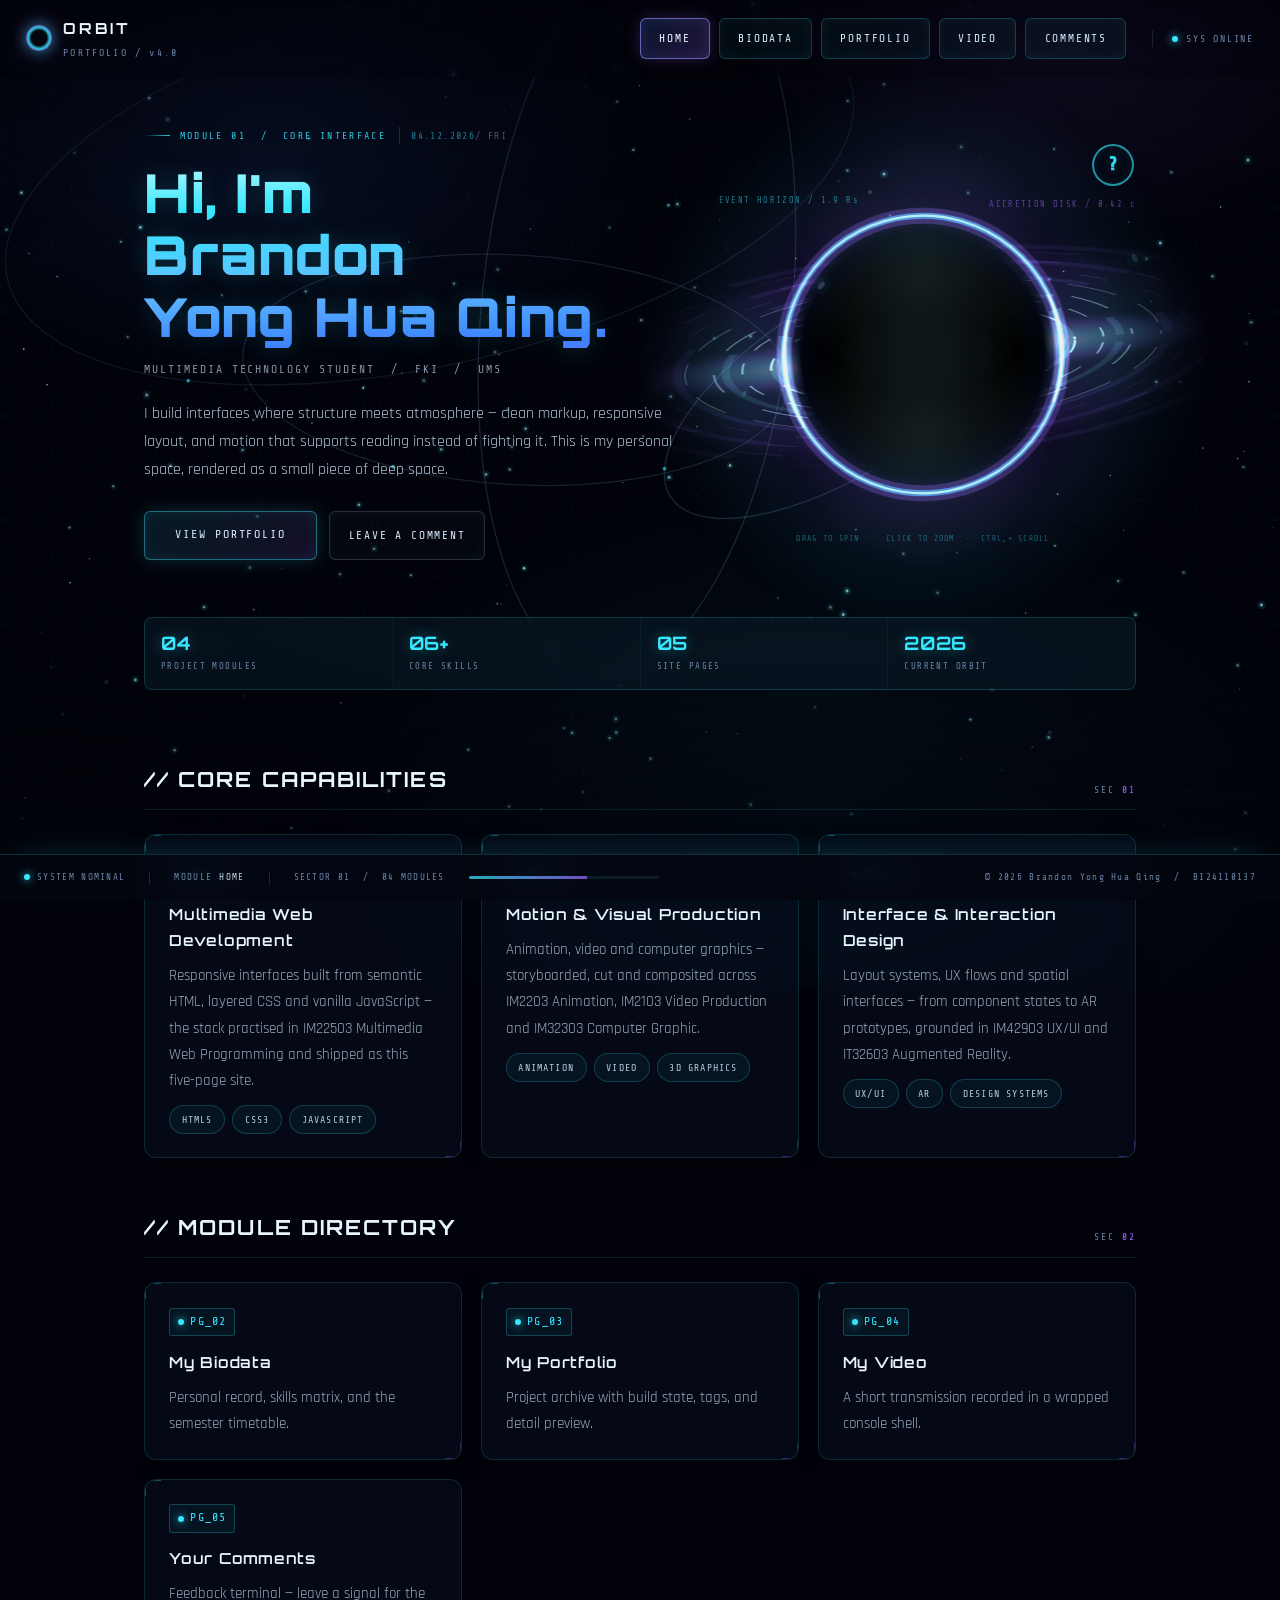
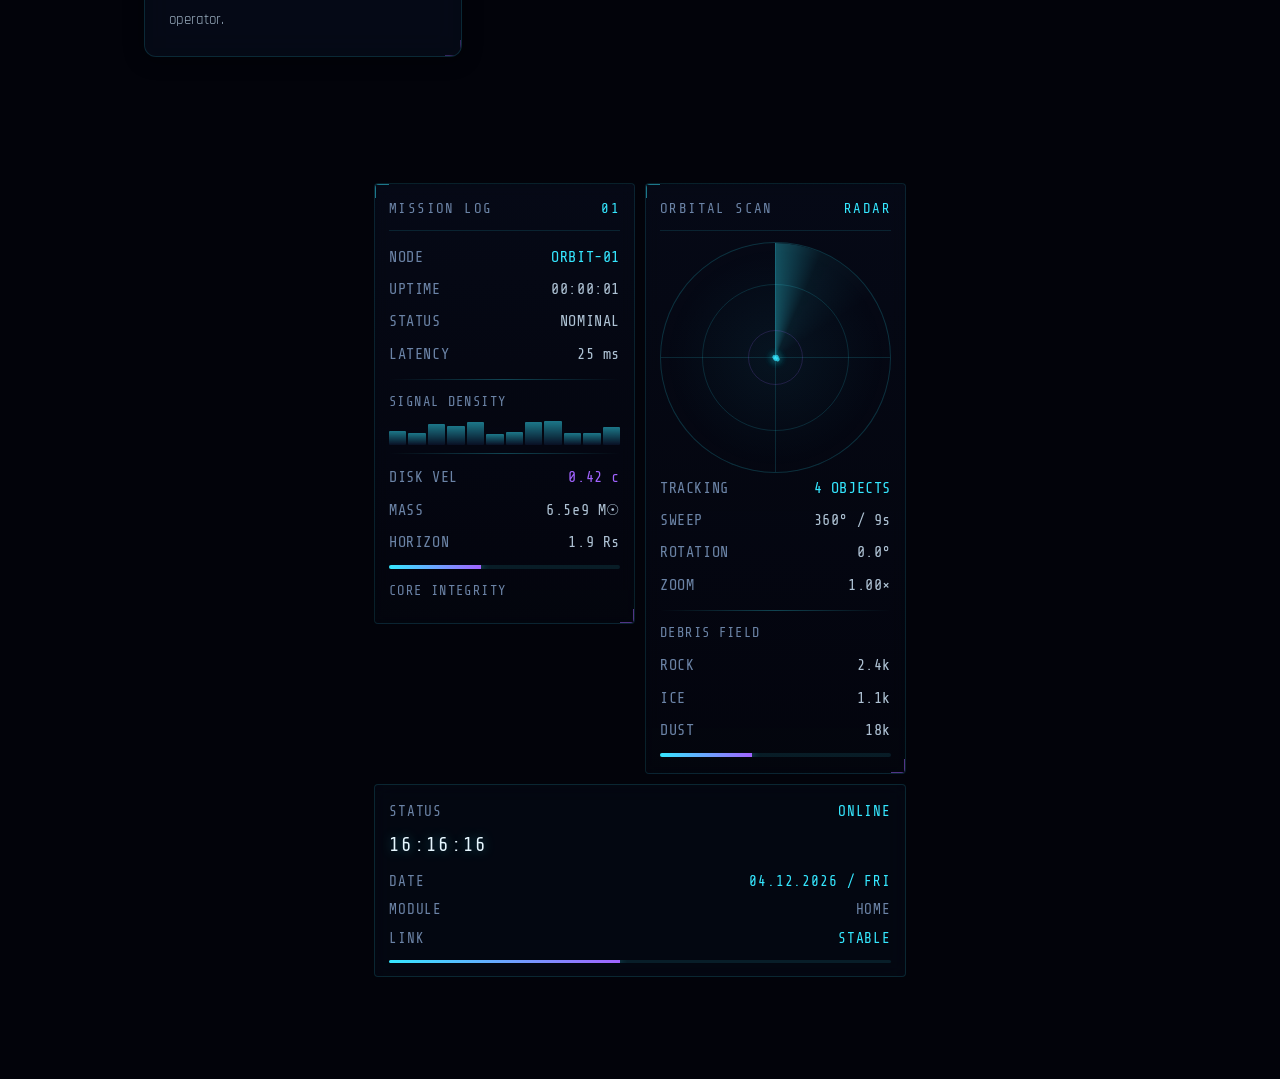
<file: index.html>
<!DOCTYPE html>
<html lang="en">
<head>
<meta charset="UTF-8">
<meta name="viewport" content="width=device-width, initial-scale=1.0, viewport-fit=cover">
<link rel="icon" href="data:,">
<title>HOME // DEEP SPACE PORTFOLIO</title>
<meta name="description" content="Personal portfolio interface of a Multimedia Technology student, presented as a deep space black hole HUD console.">
<link rel="stylesheet" href="style.css?v=20261122c">
</head>
<body data-module="HOME">

<!-- background layers -->
<canvas id="space-canvas"></canvas>
<div class="nebula-wash"></div>
<div class="vignette"></div>
<div class="scan-line"></div>

<!-- boot overlay -->
<div class="boot-overlay" id="bootOverlay">
  <div>
    <div class="boot-text">INITIALIZING DEEP SPACE INTERFACE</div>
    <div class="boot-bar"><i></i></div>
  </div>
</div>

<!-- ================= TOP BAR ================= -->
<header class="topbar" id="topbar">
  <a class="brand" href="index.html">
    <span class="brand-mark"></span>
    <span class="brand-text">ORBIT<span class="brand-sub">PORTFOLIO / v4.0</span></span>
  </a>

  <nav class="nav" id="nav">
    <a href="index.html" class="hud-btn is-active">HOME</a>
    <a href="biodata.html" class="hud-btn">BIODATA</a>
    <a href="portfolio.html" class="hud-btn">PORTFOLIO</a>
    <a href="video.html" class="hud-btn">VIDEO</a>
    <a href="comments.html" class="hud-btn">COMMENTS</a>
  </nav>

  <div class="topbar-meta"><span class="led"></span> SYS ONLINE</div>
  <button class="hud-btn nav-toggle" id="navToggle" aria-label="Toggle navigation" aria-expanded="false">&#9776;</button>
</header>

<!-- ================= LEFT HUD PANEL ================= -->

<!-- ================= RIGHT HUD PANEL ================= -->

<!-- ================= CONTENT ================= -->
<main class="shell">

  <section class="hero">
    <div class="hero-grid">
      <div class="hero-copy">
        <div class="eyebrow">MODULE 01 &nbsp;/&nbsp; CORE INTERFACE<span class="eyebrow-date"><b class="js-date">--.--.----</b><i> / ---</i></span></div>

        <h1 class="hero-title">Hi, I'm<br>Brandon<br>Yong Hua Qing<span class="accent-dot">.</span></h1>

        <div class="hero-sub">
          <span class="sub-main">MULTIMEDIA TECHNOLOGY STUDENT</span> &nbsp;/&nbsp; FKI &nbsp;/&nbsp; UMS
        </div>

        <p class="hero-lead">
          I build interfaces where structure meets atmosphere — clean markup,
          responsive layout, and motion that supports reading instead of fighting it.
          This is my personal space, rendered as a small piece of deep space.
        </p>

        <div class="hero-actions">
          <a href="portfolio.html" class="hud-btn hud-btn--primary">VIEW PORTFOLIO</a>
          <a href="comments.html" class="hud-btn hud-btn--ghost">LEAVE A COMMENT</a>
        </div>
      </div>

      <div class="hero-visual">
        <div class="bh-stage" tabindex="0" role="group"
             aria-label="Interactive black hole: drag to spin, click or Ctrl+scroll to zoom, pinch to zoom">
          <canvas id="bh-canvas"></canvas>
          <span class="bh-mark bh-mark--1">EVENT HORIZON / 1.9 Rs</span>
          <span class="bh-mark bh-mark--2">ACCRETION DISK / 0.42 c</span>
          <div class="bh-hint">
            <span class="bh-hint__desk">DRAG TO SPIN &nbsp;·&nbsp; CLICK TO ZOOM &nbsp;·&nbsp; CTRL + SCROLL</span>
            <span class="bh-hint__touch">SWIPE TO SPIN &nbsp;·&nbsp; PINCH TO ZOOM &nbsp;·&nbsp; TAP TO PULSE</span>
          </div>
          <button class="bh-help-btn" id="bhHelpBtn" type="button"
                  aria-expanded="false" aria-controls="bhHelp"
                  aria-label="What can I do with the black hole?">?</button>
        </div>
      </div>
    </div>

    <div class="stat-strip">
      <div class="stat">
        <div class="stat-val glitch-num">04</div>
        <div class="stat-key">PROJECT MODULES</div>
      </div>
      <div class="stat">
        <div class="stat-val glitch-num">06+</div>
        <div class="stat-key">CORE SKILLS</div>
      </div>
      <div class="stat">
        <div class="stat-val glitch-num">05</div>
        <div class="stat-key">SITE PAGES</div>
      </div>
      <div class="stat">
        <div class="stat-val glitch-num">2026</div>
        <div class="stat-key">CURRENT ORBIT</div>
      </div>
    </div>
  </section>

  <!-- SECTION 01 -->
  <section class="section">
    <div class="section-head">
      <h2 class="section-title">// CORE CAPABILITIES</h2>
      <div class="section-index">SEC <b>01</b></div>
    </div>

    <div class="card-grid">
      <article class="hud-card">
        <span class="card-tag"><span class="led"></span> MOD_01</span>
        <h3 class="card-title">Multimedia Web Development</h3>
        <p class="card-text">
          Responsive interfaces built from semantic HTML, layered CSS and vanilla
          JavaScript &mdash; the stack practised in IM22503 Multimedia Web Programming
          and shipped as this five-page site.
        </p>
        <div class="chip-row">
          <span class="chip">HTML5</span>
          <span class="chip">CSS3</span>
          <span class="chip">JAVASCRIPT</span>
        </div>
      </article>

      <article class="hud-card">
        <span class="card-tag"><span class="led"></span> MOD_02</span>
        <h3 class="card-title">Motion &amp; Visual Production</h3>
        <p class="card-text">
          Animation, video and computer graphics &mdash; storyboarded, cut and
          composited across IM2203 Animation, IM2103 Video Production and
          IM32303 Computer Graphic.
        </p>
        <div class="chip-row">
          <span class="chip">ANIMATION</span>
          <span class="chip">VIDEO</span>
          <span class="chip">3D GRAPHICS</span>
        </div>
      </article>

      <article class="hud-card">
        <span class="card-tag"><span class="led"></span> MOD_03</span>
        <h3 class="card-title">Interface &amp; Interaction Design</h3>
        <p class="card-text">
          Layout systems, UX flows and spatial interfaces &mdash; from component states
          to AR prototypes, grounded in IM42903 UX/UI and IT32603 Augmented Reality.
        </p>
        <div class="chip-row">
          <span class="chip">UX/UI</span>
          <span class="chip">AR</span>
          <span class="chip">DESIGN SYSTEMS</span>
        </div>
      </article>
    </div>
  </section>

  <!-- SECTION 02 -->
  <section class="section">
    <div class="section-head">
      <h2 class="section-title">// MODULE DIRECTORY</h2>
      <div class="section-index">SEC <b>02</b></div>
    </div>

    <div class="card-grid">
      <a href="biodata.html" class="hud-card" style="text-decoration:none">
        <span class="card-tag"><span class="led"></span> PG_02</span>
        <h3 class="card-title">My Biodata</h3>
        <p class="card-text">Personal record, skills matrix, and the semester timetable.</p>
      </a>

      <a href="portfolio.html" class="hud-card" style="text-decoration:none">
        <span class="card-tag"><span class="led"></span> PG_03</span>
        <h3 class="card-title">My Portfolio</h3>
        <p class="card-text">Project archive with build state, tags, and detail preview.</p>
      </a>

      <a href="video.html" class="hud-card" style="text-decoration:none">
        <span class="card-tag"><span class="led"></span> PG_04</span>
        <h3 class="card-title">My Video</h3>
        <p class="card-text">A short transmission recorded in a wrapped console shell.</p>
      </a>

      <a href="comments.html" class="hud-card" style="text-decoration:none">
        <span class="card-tag"><span class="led"></span> PG_05</span>
        <h3 class="card-title">Your Comments</h3>
        <p class="card-text">Feedback terminal — leave a signal for the operator.</p>
      </a>
    </div>
  </section>

</main>

<div class="bh-help" id="bhHelp" hidden>
  <div class="bh-help__card" role="dialog" aria-modal="true" aria-labelledby="bhHelpTitle">
    <div class="bh-help__head">
      <h3 class="bh-help__title" id="bhHelpTitle">BLACK HOLE / INTERACTIONS</h3>
      <button class="bh-help__close" type="button">ESC</button>
    </div>
    <div class="bh-help__rows">
      <div class="bh-help__row">
        <b>DRAG</b>
        <span>Drag sideways to spin the accretion disk, up or down to change its tilt. Let go mid-move and the disk keeps the momentum.</span>
      </div>
      <div class="bh-help__row">
        <b>TAP / CLICK</b>
        <span>Debris drops in from the side you tapped, spirals down the disk and gets swallowed — with a burst of sparks and a shock ring.</span>
      </div>
      <div class="bh-help__row">
        <b>DOUBLE TAP</b>
        <span>Two taps within 0.26 s zoom to 1.42× and drop a heavier shower of rocks.</span>
      </div>
      <div class="bh-help__row">
        <b>PINCH / CTRL + SCROLL</b>
        <span>Zoom the hole between 0.72× and 1.6×. Without Ctrl the wheel just scrolls the page.</span>
      </div>
      <div class="bh-help__row">
        <b>KEYS</b>
        <span>Left / right arrows spin the disk, plus and minus zoom, Enter or Space drops meteors. Works once the hole has focus.</span>
      </div>
      <div class="bh-help__row">
        <b>IDLE</b>
        <span>Leave it alone for 3.6 s and the disk settles back to its rest angle and default zoom.</span>
      </div>
    </div>
    <p class="bh-help__foot">// TWO CANVAS LAYERS / 30 FPS ON TOUCH DEVICES</p>
  </div>
</div>

<section class="hud-tray" aria-hidden="true">
<aside class="hud-panel hud-left">
  <div class="panel-head">MISSION LOG <b>01</b></div>
  <div class="panel-row"><span>NODE</span><b class="cyan">ORBIT-01</b></div>
  <div class="panel-row"><span>UPTIME</span><b id="hudUptime">00:00:00</b></div>
  <div class="panel-row"><span>STATUS</span><b>NOMINAL</b></div>
  <div class="panel-row"><span>LATENCY</span><b id="hudLatency">12 ms</b></div>
  <div class="panel-divider"></div>
  <div class="panel-label">SIGNAL DENSITY</div>
  <div class="ticks">
    <i style="height:38%; animation-delay:0s"></i>
    <i style="height:62%; animation-delay:.25s"></i>
    <i style="height:48%; animation-delay:.5s"></i>
    <i style="height:84%; animation-delay:.75s"></i>
    <i style="height:56%; animation-delay:1s"></i>
    <i style="height:70%; animation-delay:1.25s"></i>
    <i style="height:42%; animation-delay:1.5s"></i>
    <i style="height:90%; animation-delay:1.75s"></i>
    <i style="height:52%; animation-delay:2s"></i>
    <i style="height:66%; animation-delay:2.25s"></i>
    <i style="height:36%; animation-delay:2.5s"></i>
    <i style="height:78%; animation-delay:2.75s"></i>
  </div>
  <div class="panel-divider"></div>
  <div class="panel-row"><span>DISK VEL</span><b class="purple">0.42 c</b></div>
  <div class="panel-row"><span>MASS</span><b>6.5e9 M&#9737;</b></div>
  <div class="panel-row"><span>HORIZON</span><b>1.9 Rs</b></div>
  <div class="meter"><i></i></div>
  <div class="panel-label">CORE INTEGRITY</div>
</aside>

<aside class="hud-panel hud-right">
  <div class="panel-head">ORBITAL SCAN <b>RADAR</b></div>
  <div class="radar">
    <span class="radar-cross"></span>
    <span class="radar-sweep"></span>
    <span class="radar-blip" style="--a:32deg;  --r:34%; --d:.4s"></span>
    <span class="radar-blip" style="--a:128deg; --r:56%; --d:1.6s"></span>
    <span class="radar-blip" style="--a:214deg; --r:28%; --d:2.8s"></span>
    <span class="radar-blip" style="--a:296deg; --r:46%; --d:3.9s"></span>
  </div>
  <div class="panel-row"><span>TRACKING</span><b class="cyan">4 OBJECTS</b></div>
  <div class="panel-row"><span>SWEEP</span><b>360&deg; / 9s</b></div>
  <div class="panel-row"><span>ROTATION</span><b id="hudRot">0.0&deg;</b></div>
  <div class="panel-row"><span>ZOOM</span><b id="hudZoom">1.00&times;</b></div>
  <div class="panel-divider"></div>
  <div class="panel-label">DEBRIS FIELD</div>
  <div class="panel-row"><span>ROCK</span><b>2.4k</b></div>
  <div class="panel-row"><span>ICE</span><b>1.1k</b></div>
  <div class="panel-row"><span>DUST</span><b>18k</b></div>
  <div class="meter"><i style="animation-delay:1.2s"></i></div>
</aside>

<aside class="sys-status">
  <div class="ss-row"><span><span class="led"></span> STATUS</span><b>ONLINE</b></div>
  <div class="ss-time" id="sysClock">00:00:00</div>
  <div class="ss-row"><span>DATE</span><b id="sysDate">--.--.----</b></div>
  <div class="ss-row"><span>MODULE</span><span id="sysModule">HOME</span></div>
  <div class="ss-row"><span>LINK</span><b>STABLE</b></div>
  <div class="ss-bar"><i id="sysBar"></i></div>
</aside>
</section>

<!-- ================= SYSTEM STATUS ================= -->

<!-- ================= CONTROL BAR ================= -->
<footer class="controlbar">
  <div class="cb-item"><span class="led"></span> SYSTEM NOMINAL</div>
  <div class="cb-sep"></div>
  <div class="cb-item">MODULE <b>HOME</b></div>
  <div class="cb-sep"></div>
  <div class="cb-item">SECTOR 01 &nbsp;/&nbsp; 04 MODULES</div>
  <div class="cb-meter"><i></i></div>
  <div class="cb-item cb-push">&copy; 2026 Brandon Yong Hua Qing &nbsp;/&nbsp; BI24110137</div>
</footer>

<script src="script.js?v=20261122c"></script>
</body>
</html>
</file>
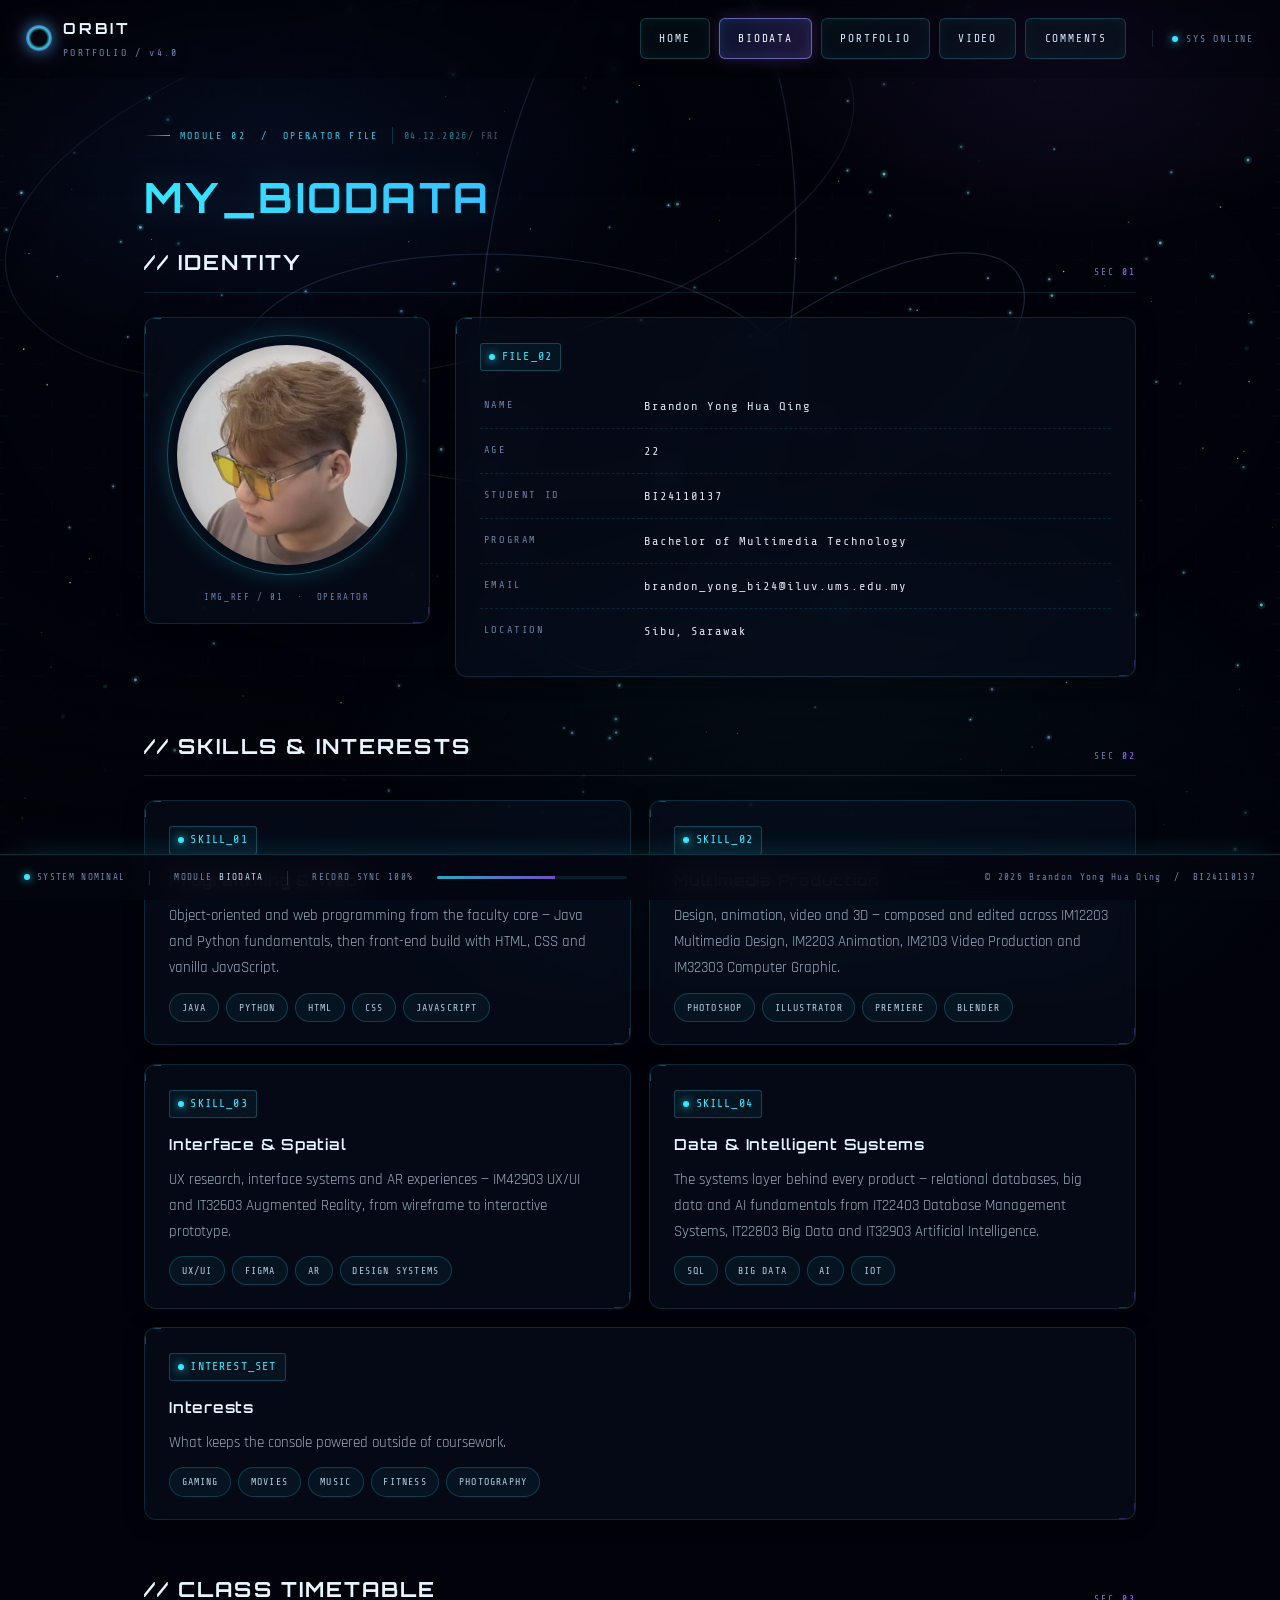
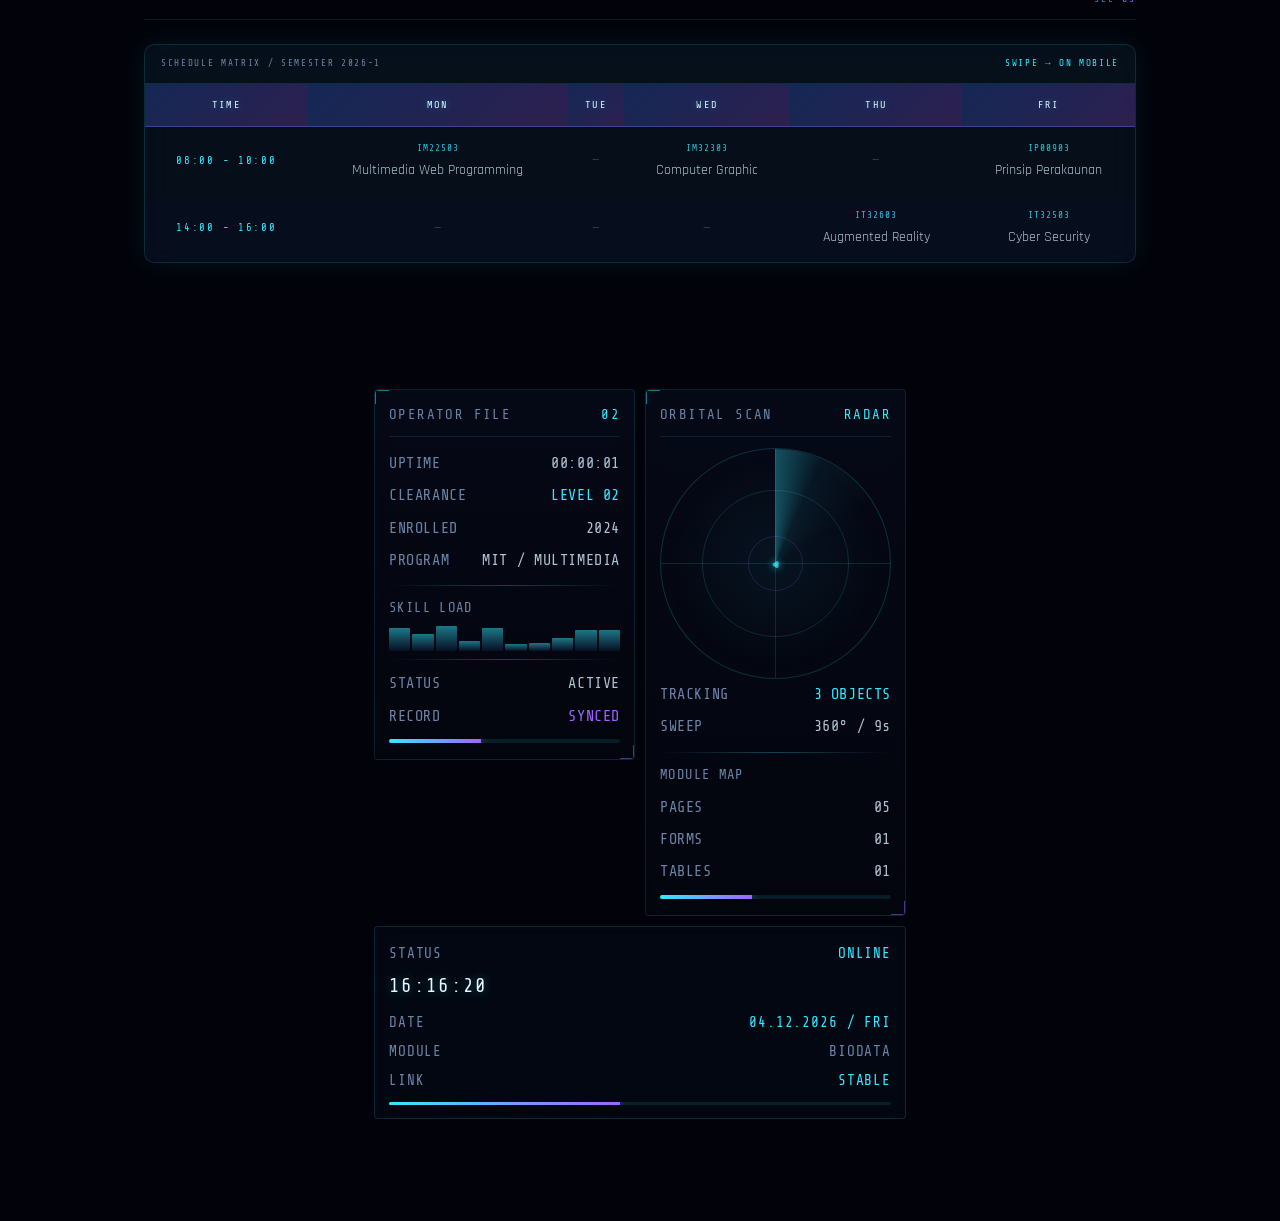
<file: biodata.html>
<!DOCTYPE html>
<html lang="en">
<head>
<meta charset="UTF-8">
<meta name="viewport" content="width=device-width, initial-scale=1.0, viewport-fit=cover">
<link rel="icon" href="data:,">
<title>BIODATA // DEEP SPACE PORTFOLIO</title>
<meta name="description" content="Personal biodata, skills matrix and semester timetable of the portfolio operator.">
<link rel="stylesheet" href="style.css?v=20261122c">
</head>
<body data-module="BIODATA">

<canvas id="space-canvas"></canvas>
<div class="nebula-wash"></div>
<div class="vignette"></div>
<div class="scan-line"></div>

<div class="boot-overlay" id="bootOverlay">
  <div>
    <div class="boot-text">LOADING OPERATOR FILE</div>
    <div class="boot-bar"><i></i></div>
  </div>
</div>

<header class="topbar" id="topbar">
  <a class="brand" href="index.html">
    <span class="brand-mark"></span>
    <span class="brand-text">ORBIT<span class="brand-sub">PORTFOLIO / v4.0</span></span>
  </a>

  <nav class="nav" id="nav">
    <a href="index.html" class="hud-btn">HOME</a>
    <a href="biodata.html" class="hud-btn is-active">BIODATA</a>
    <a href="portfolio.html" class="hud-btn">PORTFOLIO</a>
    <a href="video.html" class="hud-btn">VIDEO</a>
    <a href="comments.html" class="hud-btn">COMMENTS</a>
  </nav>

  <div class="topbar-meta"><span class="led"></span> SYS ONLINE</div>
  <button class="hud-btn nav-toggle" id="navToggle" aria-label="Toggle navigation" aria-expanded="false">&#9776;</button>
</header>





<main class="shell">

  <section class="hero page-head">
    <div class="eyebrow">MODULE 02 &nbsp;/&nbsp; OPERATOR FILE<span class="eyebrow-date"><b class="js-date">--.--.----</b><i> / ---</i></span></div>
    <h1 class="page-title">MY_BIODATA</h1>
  </section>

  <!-- SEC 01 — identity -->
  <section class="section">
    <div class="section-head">
      <h2 class="section-title">// IDENTITY</h2>
      <div class="section-index">SEC <b>01</b></div>
    </div>

    <div class="profile-grid">

      <div class="hud-card" style="padding:1.1rem">
        <button type="button" class="avatar-frame" id="avatarOpen" aria-label="Open full-size portrait of Brandon Yong Hua Qing">
          <img src="profile/img-portrait.jpg" alt="Brandon Yong Hua Qing">
        </button>
        <div class="mono dim" style="font-size:.56rem; letter-spacing:.18em; margin-top:.9rem; text-align:center">
          IMG_REF / 01 &nbsp;·&nbsp; OPERATOR
        </div>
      </div>

      <div class="hud-card">
        <span class="card-tag"><span class="led"></span> FILE_02</span>
        <dl class="data-list">
          <dt>NAME</dt><dd>Brandon Yong Hua Qing</dd>
          <dt>AGE</dt><dd>22</dd>
          <dt>STUDENT ID</dt><dd>BI24110137</dd>
          <dt>PROGRAM</dt><dd>Bachelor of Multimedia Technology</dd>
          <dt>EMAIL</dt><dd>brandon_yong_bi24@iluv.ums.edu.my</dd>
          <dt>LOCATION</dt><dd>Sibu, Sarawak</dd>
        </dl>
      </div>

    </div>
  </section>

  <!-- SEC 02 — skills -->
  <section class="section">
    <div class="section-head">
      <h2 class="section-title">// SKILLS &amp; INTERESTS</h2>
      <div class="section-index">SEC <b>02</b></div>
    </div>

    <div class="card-grid skills-grid">
      <article class="hud-card">
        <span class="card-tag"><span class="led"></span> SKILL_01</span>
        <h3 class="card-title">Programming &amp; Web</h3>
        <p class="card-text">
          Object-oriented and web programming from the faculty core &mdash; Java and
          Python fundamentals, then front-end build with HTML, CSS and vanilla JavaScript.
        </p>
        <div class="chip-row">
          <span class="chip">JAVA</span>
          <span class="chip">PYTHON</span>
          <span class="chip">HTML</span>
          <span class="chip">CSS</span>
          <span class="chip">JAVASCRIPT</span>
        </div>
      </article>

      <article class="hud-card">
        <span class="card-tag"><span class="led"></span> SKILL_02</span>
        <h3 class="card-title">Multimedia Production</h3>
        <p class="card-text">
          Design, animation, video and 3D &mdash; composed and edited across IM12203
          Multimedia Design, IM2203 Animation, IM2103 Video Production and
          IM32303 Computer Graphic.
        </p>
        <div class="chip-row">
          <span class="chip">PHOTOSHOP</span>
          <span class="chip">ILLUSTRATOR</span>
          <span class="chip">PREMIERE</span>
          <span class="chip">BLENDER</span>
        </div>
      </article>

      <article class="hud-card">
        <span class="card-tag"><span class="led"></span> SKILL_03</span>
        <h3 class="card-title">Interface &amp; Spatial</h3>
        <p class="card-text">
          UX research, interface systems and AR experiences &mdash; IM42903 UX/UI and
          IT32603 Augmented Reality, from wireframe to interactive prototype.
        </p>
        <div class="chip-row">
          <span class="chip">UX/UI</span>
          <span class="chip">FIGMA</span>
          <span class="chip">AR</span>
          <span class="chip">DESIGN SYSTEMS</span>
        </div>
      </article>

      <article class="hud-card">
        <span class="card-tag"><span class="led"></span> SKILL_04</span>
        <h3 class="card-title">Data &amp; Intelligent Systems</h3>
        <p class="card-text">
          The systems layer behind every product &mdash; relational databases, big data
          and AI fundamentals from IT22403 Database Management Systems, IT22803 Big Data
          and IT32903 Artificial Intelligence.
        </p>
        <div class="chip-row">
          <span class="chip">SQL</span>
          <span class="chip">BIG DATA</span>
          <span class="chip">AI</span>
          <span class="chip">IOT</span>
        </div>
      </article>

      <article class="hud-card" style="grid-column:1 / -1">
        <span class="card-tag"><span class="led"></span> INTEREST_SET</span>
        <h3 class="card-title">Interests</h3>
        <p class="card-text">What keeps the console powered outside of coursework.</p>
        <div class="chip-row">
          <span class="chip">GAMING</span>
          <span class="chip">MOVIES</span>
          <span class="chip">MUSIC</span>
          <span class="chip">FITNESS</span>
          <span class="chip">PHOTOGRAPHY</span>
        </div>
      </article>
    </div>
  </section>

  <!-- SEC 03 — timetable -->
  <section class="section">
    <div class="section-head">
      <h2 class="section-title">// CLASS TIMETABLE</h2>
      <div class="section-index">SEC <b>03</b></div>
    </div>

    <div class="table-shell">
      <div class="table-shell-head">
        <span>SCHEDULE MATRIX / SEMESTER 2026-1</span>
        <b>SWIPE &rarr; ON MOBILE</b>
      </div>
      <div class="table-scroll">
        <table>
          <thead>
            <tr>
              <th>TIME</th>
              <th>MON</th>
              <th>TUE</th>
              <th>WED</th>
              <th>THU</th>
              <th>FRI</th>
            </tr>
          </thead>
          <tbody>
            <tr>
              <td class="day-cell">08:00 - 10:00</td>
              <td><span class="cell-code">IM22503</span>Multimedia Web Programming</td>
              <td class="empty">&mdash;</td>
              <td><span class="cell-code">IM32303</span>Computer Graphic</td>
              <td class="empty">&mdash;</td>
              <td><span class="cell-code">IP00903</span>Prinsip Perakaunan</td>
            </tr>
            <tr>
              <td class="day-cell">14:00 - 16:00</td>
              <td class="empty">&mdash;</td>
              <td class="empty">&mdash;</td>
              <td class="empty">&mdash;</td>
              <td><span class="cell-code">IT32603</span>Augmented Reality</td>
              <td><span class="cell-code">IT32503</span>Cyber Security</td>
            </tr>
          </tbody>
        </table>
      </div>
    </div>
  </section>

</main>
<section class="hud-tray" aria-hidden="true">
<aside class="hud-panel hud-left">
  <div class="panel-head">OPERATOR FILE <b>02</b></div>
  <div class="panel-row"><span>UPTIME</span><b id="hudUptime">00:00:00</b></div>
  <div class="panel-row"><span>CLEARANCE</span><b class="cyan">LEVEL 02</b></div>
  <div class="panel-row"><span>ENROLLED</span><b>2024</b></div>
  <div class="panel-row"><span>PROGRAM</span><b>MIT / MULTIMEDIA</b></div>
  <div class="panel-divider"></div>
  <div class="panel-label">SKILL LOAD</div>
  <div class="ticks">
    <i style="height:44%; animation-delay:0s"></i>
    <i style="height:72%; animation-delay:.3s"></i>
    <i style="height:58%; animation-delay:.6s"></i>
    <i style="height:88%; animation-delay:.9s"></i>
    <i style="height:50%; animation-delay:1.2s"></i>
    <i style="height:66%; animation-delay:1.5s"></i>
    <i style="height:40%; animation-delay:1.8s"></i>
    <i style="height:80%; animation-delay:2.1s"></i>
    <i style="height:54%; animation-delay:2.4s"></i>
    <i style="height:62%; animation-delay:2.7s"></i>
  </div>
  <div class="panel-divider"></div>
  <div class="panel-row"><span>STATUS</span><b>ACTIVE</b></div>
  <div class="panel-row"><span>RECORD</span><b class="purple">SYNCED</b></div>
  <div class="meter"><i></i></div>
</aside>

<aside class="hud-panel hud-right">
  <div class="panel-head">ORBITAL SCAN <b>RADAR</b></div>
  <div class="radar">
    <span class="radar-cross"></span>
    <span class="radar-sweep"></span>
    <span class="radar-blip" style="--a:48deg; --r:30%; --d:.6s"></span>
    <span class="radar-blip" style="--a:156deg; --r:50%; --d:2s"></span>
    <span class="radar-blip" style="--a:248deg; --r:36%; --d:3.2s"></span>
  </div>
  <div class="panel-row"><span>TRACKING</span><b class="cyan">3 OBJECTS</b></div>
  <div class="panel-row"><span>SWEEP</span><b>360&deg; / 9s</b></div>
  <div class="panel-divider"></div>
  <div class="panel-label">MODULE MAP</div>
  <div class="panel-row"><span>PAGES</span><b>05</b></div>
  <div class="panel-row"><span>FORMS</span><b>01</b></div>
  <div class="panel-row"><span>TABLES</span><b>01</b></div>
  <div class="meter"><i style="animation-delay:1.6s"></i></div>
</aside>

<aside class="sys-status">
  <div class="ss-row"><span><span class="led"></span> STATUS</span><b>ONLINE</b></div>
  <div class="ss-time" id="sysClock">00:00:00</div>
  <div class="ss-row"><span>DATE</span><b id="sysDate">--.--.----</b></div>
  <div class="ss-row"><span>MODULE</span><span id="sysModule">BIODATA</span></div>
  <div class="ss-row"><span>LINK</span><b>STABLE</b></div>
  <div class="ss-bar"><i id="sysBar"></i></div>
</aside>
</section>




<footer class="controlbar">
  <div class="cb-item"><span class="led"></span> SYSTEM NOMINAL</div>
  <div class="cb-sep"></div>
  <div class="cb-item">MODULE <b>BIODATA</b></div>
  <div class="cb-sep"></div>
  <div class="cb-item">RECORD SYNC 100%</div>
  <div class="cb-meter"><i></i></div>
  <div class="cb-item cb-push">&copy; 2026 Brandon Yong Hua Qing &nbsp;/&nbsp; BI24110137</div>
</footer>

<!-- ===== full-size portrait viewer (biodata only) ===== -->
<div class="portrait-viewer" id="portraitViewer" hidden>
  <div class="pv-frame">
    <div class="pv-head">
      <span class="pv-tag">IMG_REF / 01 &nbsp;·&nbsp; OPERATOR &nbsp;·&nbsp; FULL SIZE</span>
      <button type="button" class="pv-close" id="pvClose" aria-label="Close full-size portrait">CLOSE / ESC</button>
    </div>
    <img class="pv-img" src="profile/img-portrait.jpg" alt="Brandon Yong Hua Qing — full-size portrait">
    <div class="pv-foot">CLICK ANYWHERE OR PRESS ESC TO CLOSE</div>
  </div>
</div>

<script src="script.js?v=20261122c"></script>
</body>
</html>
</file>
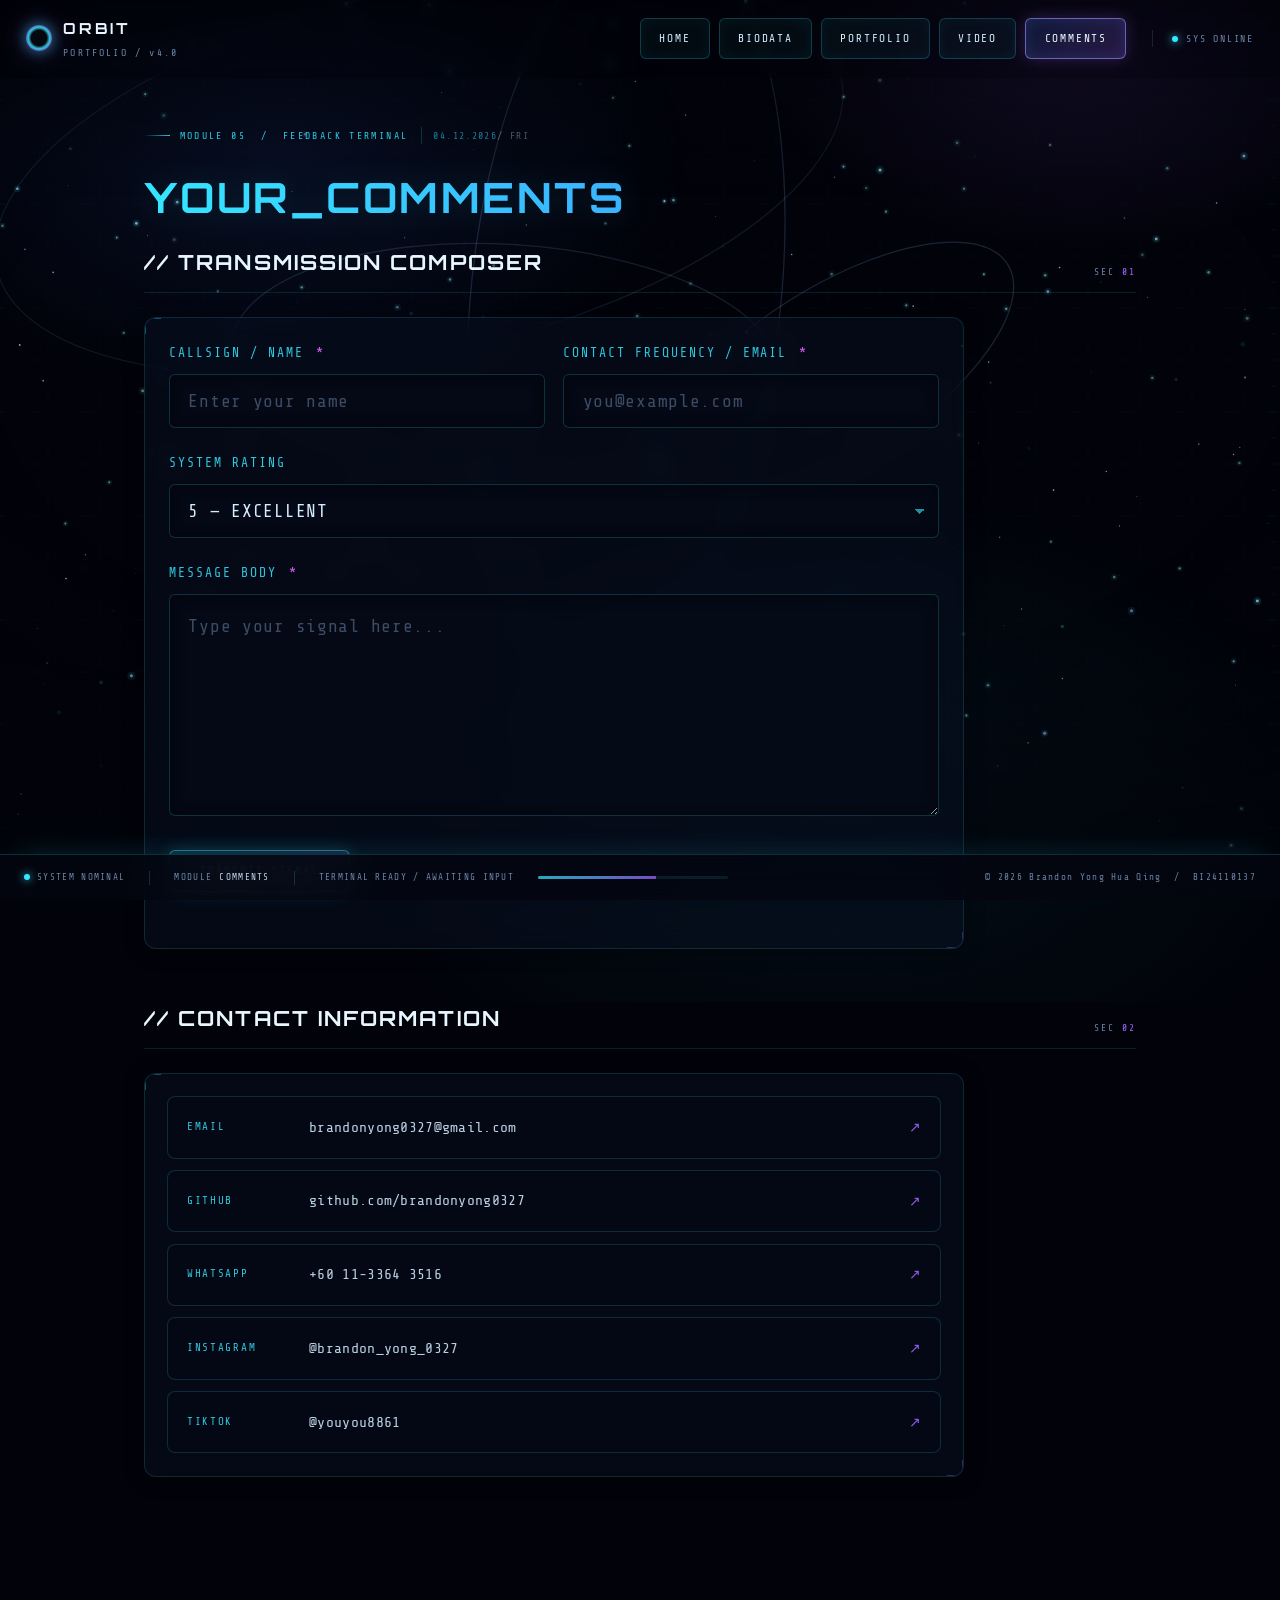
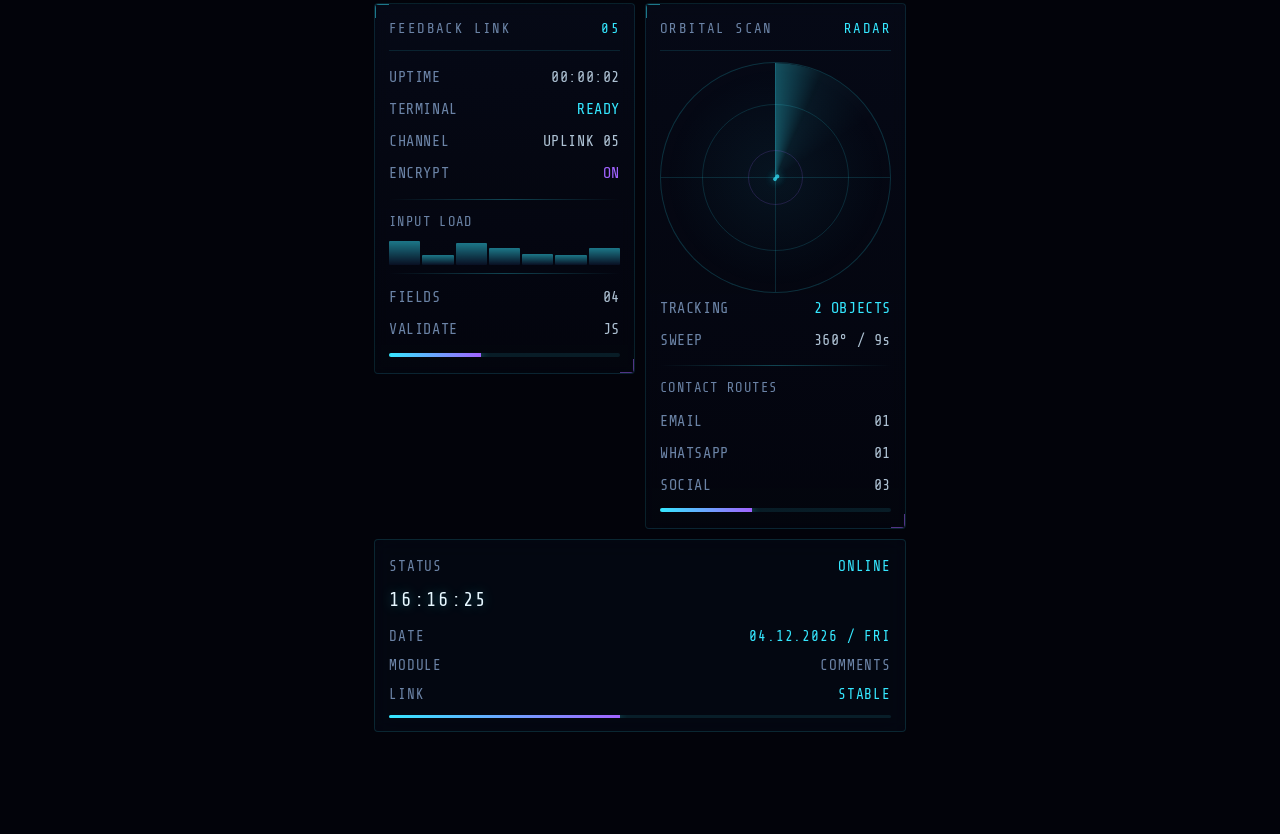
<file: comments.html>
<!DOCTYPE html>
<html lang="en">
<head>
<meta charset="UTF-8">
<meta name="viewport" content="width=device-width, initial-scale=1.0, viewport-fit=cover">
<link rel="icon" href="data:,">
<title>COMMENTS // DEEP SPACE PORTFOLIO</title>
<meta name="description" content="Feedback terminal: leave a comment for the portfolio operator.">
<link rel="stylesheet" href="style.css?v=20261122c">
</head>
<body data-module="COMMENTS">

<canvas id="space-canvas"></canvas>
<div class="nebula-wash"></div>
<div class="vignette"></div>
<div class="scan-line"></div>

<div class="boot-overlay" id="bootOverlay">
  <div>
    <div class="boot-text">OPENING FEEDBACK TERMINAL</div>
    <div class="boot-bar"><i></i></div>
  </div>
</div>

<header class="topbar" id="topbar">
  <a class="brand" href="index.html">
    <span class="brand-mark"></span>
    <span class="brand-text">ORBIT<span class="brand-sub">PORTFOLIO / v4.0</span></span>
  </a>

  <nav class="nav" id="nav">
    <a href="index.html" class="hud-btn">HOME</a>
    <a href="biodata.html" class="hud-btn">BIODATA</a>
    <a href="portfolio.html" class="hud-btn">PORTFOLIO</a>
    <a href="video.html" class="hud-btn">VIDEO</a>
    <a href="comments.html" class="hud-btn is-active">COMMENTS</a>
  </nav>

  <div class="topbar-meta"><span class="led"></span> SYS ONLINE</div>
  <button class="hud-btn nav-toggle" id="navToggle" aria-label="Toggle navigation" aria-expanded="false">&#9776;</button>
</header>





<main class="shell">

  <section class="hero page-head">
    <div class="eyebrow">MODULE 05 &nbsp;/&nbsp; FEEDBACK TERMINAL<span class="eyebrow-date"><b class="js-date">--.--.----</b><i> / ---</i></span></div>
    <h1 class="page-title">YOUR_COMMENTS</h1>
  </section>

  <section class="section">
    <div class="section-head">
      <h2 class="section-title">// TRANSMISSION COMPOSER</h2>
      <div class="section-index">SEC <b>01</b></div>
    </div>

    <div class="hud-card form-shell">
      <form id="commentForm" novalidate>
        <div class="form-row">
          <div class="form-group">
            <label class="form-label" for="name">CALLSIGN / NAME <i>*</i></label>
            <input type="text" id="name" name="name" placeholder="Enter your name" autocomplete="name">
          </div>

          <div class="form-group">
            <label class="form-label" for="email">CONTACT FREQUENCY / EMAIL <i>*</i></label>
            <input type="email" id="email" name="email" placeholder="you@example.com" autocomplete="email">
          </div>
        </div>

        <div class="form-group">
          <label class="form-label" for="rating">SYSTEM RATING</label>
          <select id="rating" name="rating">
            <option value="5">5 &mdash; EXCELLENT</option>
            <option value="4">4 &mdash; GOOD</option>
            <option value="3">3 &mdash; AVERAGE</option>
            <option value="2">2 &mdash; BELOW AVERAGE</option>
            <option value="1">1 &mdash; POOR</option>
          </select>
        </div>

        <div class="form-group">
          <label class="form-label" for="message">MESSAGE BODY <i>*</i></label>
          <textarea id="message" name="message" rows="6" placeholder="Type your signal here..."></textarea>
        </div>

        <button type="submit" class="hud-btn hud-btn--primary">TRANSMIT SIGNAL</button>

        <div class="form-msg" id="formMsg" role="status" aria-live="polite"></div>
      </form>
    </div>
  </section>

  <section class="section">
    <div class="section-head">
      <h2 class="section-title">// CONTACT INFORMATION</h2>
      <div class="section-index">SEC <b>02</b></div>
    </div>

    <div class="hud-card contact-shell">
      <div class="contact-grid">
        <a class="contact-item" href="mailto:brandonyong0327@gmail.com">
          <span class="contact-key">EMAIL</span>
          <span class="contact-val">brandonyong0327@gmail.com</span>
          <span class="contact-arrow">&#8599;</span>
        </a>

        <a class="contact-item" href="https://github.com/brandonyong0327" target="_blank" rel="noopener">
          <span class="contact-key">GITHUB</span>
          <span class="contact-val">github.com/brandonyong0327</span>
          <span class="contact-arrow">&#8599;</span>
        </a>

        <a class="contact-item" href="https://wa.me/601133643516" target="_blank" rel="noopener">
          <span class="contact-key">WHATSAPP</span>
          <span class="contact-val">+60 11-3364 3516</span>
          <span class="contact-arrow">&#8599;</span>
        </a>

        <a class="contact-item" href="https://www.instagram.com/brandon_yong_0327/" target="_blank" rel="noopener">
          <span class="contact-key">INSTAGRAM</span>
          <span class="contact-val">@brandon_yong_0327</span>
          <span class="contact-arrow">&#8599;</span>
        </a>

        <a class="contact-item" href="https://www.tiktok.com/@youyou8861" target="_blank" rel="noopener">
          <span class="contact-key">TIKTOK</span>
          <span class="contact-val">@youyou8861</span>
          <span class="contact-arrow">&#8599;</span>
        </a>
      </div>
    </div>
  </section>

</main>
<section class="hud-tray" aria-hidden="true">
<aside class="hud-panel hud-left">
  <div class="panel-head">FEEDBACK LINK <b>05</b></div>
  <div class="panel-row"><span>UPTIME</span><b id="hudUptime">00:00:00</b></div>
  <div class="panel-row"><span>TERMINAL</span><b class="cyan">READY</b></div>
  <div class="panel-row"><span>CHANNEL</span><b>UPLINK 05</b></div>
  <div class="panel-row"><span>ENCRYPT</span><b class="purple">ON</b></div>
  <div class="panel-divider"></div>
  <div class="panel-label">INPUT LOAD</div>
  <div class="ticks">
    <i style="height:40%; animation-delay:0s"></i>
    <i style="height:64%; animation-delay:.3s"></i>
    <i style="height:52%; animation-delay:.6s"></i>
    <i style="height:80%; animation-delay:.9s"></i>
    <i style="height:46%; animation-delay:1.2s"></i>
    <i style="height:70%; animation-delay:1.5s"></i>
    <i style="height:56%; animation-delay:1.8s"></i>
  </div>
  <div class="panel-divider"></div>
  <div class="panel-row"><span>FIELDS</span><b>04</b></div>
  <div class="panel-row"><span>VALIDATE</span><b>JS</b></div>
  <div class="meter"><i></i></div>
</aside>

<aside class="hud-panel hud-right">
  <div class="panel-head">ORBITAL SCAN <b>RADAR</b></div>
  <div class="radar">
    <span class="radar-cross"></span>
    <span class="radar-sweep"></span>
    <span class="radar-blip" style="--a:40deg; --r:52%; --d:.7s"></span>
    <span class="radar-blip" style="--a:222deg; --r:34%; --d:2.4s"></span>
  </div>
  <div class="panel-row"><span>TRACKING</span><b class="cyan">2 OBJECTS</b></div>
  <div class="panel-row"><span>SWEEP</span><b>360&deg; / 9s</b></div>
  <div class="panel-divider"></div>
  <div class="panel-label">CONTACT ROUTES</div>
  <div class="panel-row"><span>EMAIL</span><b>01</b></div>
  <div class="panel-row"><span>WHATSAPP</span><b>01</b></div>
  <div class="panel-row"><span>SOCIAL</span><b>03</b></div>
  <div class="meter"><i style="animation-delay:1.8s"></i></div>
</aside>

<aside class="sys-status">
  <div class="ss-row"><span><span class="led"></span> STATUS</span><b>ONLINE</b></div>
  <div class="ss-time" id="sysClock">00:00:00</div>
  <div class="ss-row"><span>DATE</span><b id="sysDate">--.--.----</b></div>
  <div class="ss-row"><span>MODULE</span><span id="sysModule">COMMENTS</span></div>
  <div class="ss-row"><span>LINK</span><b>STABLE</b></div>
  <div class="ss-bar"><i id="sysBar"></i></div>
</aside>
</section>




<footer class="controlbar">
  <div class="cb-item"><span class="led"></span> SYSTEM NOMINAL</div>
  <div class="cb-sep"></div>
  <div class="cb-item">MODULE <b>COMMENTS</b></div>
  <div class="cb-sep"></div>
  <div class="cb-item">TERMINAL READY / AWAITING INPUT</div>
  <div class="cb-meter"><i></i></div>
  <div class="cb-item cb-push">&copy; 2026 Brandon Yong Hua Qing &nbsp;/&nbsp; BI24110137</div>
</footer>

<script src="script.js?v=20261122c"></script>
</body>
</html>
</file>
<file: style.css>
/* ============================================================
   DEEP SPACE BLACK HOLE — HUD PORTFOLIO
   v4.0 / Immersive sci-fi interface
   ============================================================ */

@import url('https://fonts.googleapis.com/css2?family=Orbitron:wght@500;700;900&family=Rajdhani:wght@400;500;600;700&family=Share+Tech+Mono&display=swap');

/* ---------- 1. TOKENS ---------- */
:root {
  --void: #02030a;
  --void-2: #050813;
  --panel: rgba(11, 19, 40, 0.42);
  --panel-strong: rgba(11, 19, 40, 0.66);
  --cyan: #35e7ff;
  --blue: #3f7cff;
  --purple: #a163ff;
  --magenta: #e05bff;
  --ice: #d4ecff;
  --dim: #6b83a6;
  --line: rgba(53, 231, 255, 0.14);
  --line-mid: rgba(53, 231, 255, 0.28);
  --line-hi: rgba(53, 231, 255, 0.55);

  --font-display: 'Orbitron', 'Segoe UI', sans-serif;
  --font-body: 'Rajdhani', 'Segoe UI', sans-serif;
  --font-mono: 'Share Tech Mono', 'Consolas', monospace;

  --ease: cubic-bezier(0.22, 0.61, 0.36, 1);
  --ease-out: cubic-bezier(0.16, 1, 0.3, 1);
  --t-slow: 0.65s;
  --t-med: 0.45s;

  --mx: 0;
  --my: 0;
}

* { margin: 0; padding: 0; box-sizing: border-box; }

html { scroll-behavior: smooth; }

body {
  font-family: var(--font-body);
  font-size: 16px;
  line-height: 1.72;
  color: var(--ice);
  background: var(--void);
  min-height: 100vh;
  overflow-x: hidden;
  padding-bottom: calc(96px + env(safe-area-inset-bottom, 0px));
  -webkit-font-smoothing: antialiased;
}

a { color: inherit; }
img { display: block; max-width: 100%; }

::selection {
  background: rgba(53, 231, 255, 0.25);
  color: #fff;
}

/* Scrollbar */
::-webkit-scrollbar { width: 9px; height: 9px; }
::-webkit-scrollbar-track { background: #04060f; }
::-webkit-scrollbar-thumb {
  background: linear-gradient(180deg, rgba(53, 231, 255, 0.4), rgba(161, 99, 255, 0.4));
  border-radius: 8px;
}

/* ---------- 2. BACKGROUND LAYERS ---------- */
#space-canvas {
  position: fixed;
  top: 0;
  left: 0;
  width: 100%;
  height: 100%;
  z-index: 0;
  pointer-events: none;
  opacity: 0.95;
  display: block;
}

/* Parallax nebula wash */
.nebula-wash {
  position: fixed;
  inset: -10%;
  z-index: 0;
  pointer-events: none;
  background:
    radial-gradient(38% 32% at 26% 22%, rgba(63, 124, 255, 0.10), transparent 70%),
    radial-gradient(30% 26% at 78% 12%, rgba(161, 99, 255, 0.12), transparent 72%),
    radial-gradient(45% 40% at 62% 82%, rgba(53, 231, 255, 0.06), transparent 75%);
  transform: translate3d(calc(var(--mx) * -12px), calc(var(--my) * -12px), 0);
  transition: transform 1.2s var(--ease-out);
}

/* Vignette keeps text readable at edges */
.vignette {
  position: fixed;
  inset: 0;
  z-index: 1;
  pointer-events: none;
  background:
    radial-gradient(120% 90% at 50% 40%, transparent 42%, rgba(2, 3, 10, 0.55) 100%),
    linear-gradient(180deg, rgba(2, 3, 10, 0.5) 0%, transparent 22%, transparent 74%, rgba(2, 3, 10, 0.6) 100%);
}

/* Slow scan line */
.scan-line {
  position: fixed;
  left: -5%;
  right: -5%;
  top: 0;
  height: 1px;
  z-index: 2;
  pointer-events: none;
  background: linear-gradient(90deg, transparent, rgba(53, 231, 255, 0.55), rgba(161, 99, 255, 0.4), transparent);
  box-shadow: 0 0 18px rgba(53, 231, 255, 0.35);
  opacity: 0;
  animation: scanSweep 17s var(--ease) infinite;
}

@keyframes scanSweep {
  0%   { transform: translateY(-6vh); opacity: 0; }
  6%   { opacity: 0.55; }
  48%  { opacity: 0.4; }
  56%  { transform: translateY(106vh); opacity: 0; }
  100% { transform: translateY(106vh); opacity: 0; }
}

/* ---------- 3. TOP BAR ---------- */
.topbar {
  position: fixed;
  top: 0;
  left: 0;
  right: 0;
  z-index: 90;
  height: 78px;
  display: flex;
  align-items: center;
  gap: 1.6rem;
  padding: 0 26px;
  background: rgba(2, 3, 10, 0.18);
  backdrop-filter: blur(6px) saturate(1.05);
  -webkit-backdrop-filter: blur(6px) saturate(1.05);
  border-bottom: 1px solid transparent;
  transition: background 0.7s var(--ease), backdrop-filter 0.7s var(--ease),
              border-color 0.7s var(--ease), box-shadow 0.7s var(--ease),
              height 0.5s var(--ease);
}

.topbar.is-scrolled {
  height: 68px;
  background: rgba(3, 5, 14, 0.78);
  backdrop-filter: blur(18px) saturate(1.2);
  -webkit-backdrop-filter: blur(18px) saturate(1.2);
  border-bottom: 1px solid rgba(122, 130, 255, 0.32);
  box-shadow: 0 12px 34px -18px rgba(63, 124, 255, 0.55),
              0 1px 0 rgba(53, 231, 255, 0.12);
}

/* Brand */
.brand {
  display: flex;
  align-items: center;
  gap: 0.7rem;
  text-decoration: none;
  flex-shrink: 0;
}

.brand-mark {
  position: relative;
  width: 26px;
  height: 26px;
  border-radius: 50%;
  background: radial-gradient(circle at 50% 50%, #05070f 42%, rgba(53, 231, 255, 0.85) 58%, rgba(161, 99, 255, 0.7) 74%, transparent 82%);
  box-shadow: 0 0 14px rgba(53, 231, 255, 0.5), 0 0 26px rgba(161, 99, 255, 0.35);
  animation: brandPulse 7s ease-in-out infinite;
}

@keyframes brandPulse {
  0%, 100% { box-shadow: 0 0 12px rgba(53, 231, 255, 0.4), 0 0 24px rgba(161, 99, 255, 0.28); }
  50%      { box-shadow: 0 0 18px rgba(53, 231, 255, 0.6), 0 0 34px rgba(161, 99, 255, 0.42); }
}

.brand-text {
  font-family: var(--font-display);
  font-size: 0.95rem;
  font-weight: 700;
  letter-spacing: 0.18em;
  color: #eaf6ff;
}

.brand-sub {
  display: block;
  font-family: var(--font-mono);
  font-size: 0.62rem;
  font-weight: 400;
  letter-spacing: 0.22em;
  color: var(--dim);
  margin-top: 2px;
}

/* Nav */
.nav {
  display: flex;
  align-items: center;
  gap: 0.55rem;
  margin-left: auto;
}

/* Top bar right meta */
.topbar-meta {
  display: flex;
  align-items: center;
  gap: 0.5rem;
  font-family: var(--font-mono);
  font-size: 0.62rem;
  letter-spacing: 0.18em;
  color: var(--dim);
  padding-left: 1.2rem;
  border-left: 1px solid rgba(107, 131, 166, 0.22);
  white-space: nowrap;
}

.led {
  width: 6px;
  height: 6px;
  border-radius: 50%;
  background: var(--cyan);
  box-shadow: 0 0 8px var(--cyan);
  animation: ledBreath 4.5s ease-in-out infinite;
  flex-shrink: 0;
}

@keyframes ledBreath {
  0%, 100% { opacity: 0.55; box-shadow: 0 0 6px rgba(53, 231, 255, 0.6); }
  50%      { opacity: 1; box-shadow: 0 0 12px rgba(53, 231, 255, 0.9); }
}

.topbar .nav-toggle {
  display: none;
  font-size: 1rem;
  padding: 0.45rem 0.7rem;
}

/* ---------- 4. BUTTON (shared nav + action + submit) ---------- */
.hud-btn {
  position: relative;
  display: inline-flex;
  align-items: center;
  justify-content: center;
  gap: 0.45rem;
  font-family: var(--font-mono);
  font-size: 0.7rem;
  letter-spacing: 0.16em;
  text-transform: uppercase;
  color: var(--ice);
  text-decoration: none;
  padding: 0.62rem 1.15rem;
  border-radius: 6px;
  border: 1px solid rgba(53, 231, 255, 0.22);
  background: rgba(53, 231, 255, 0.045);
  box-shadow: inset 0 0 14px rgba(53, 231, 255, 0.05);
  overflow: hidden;
  isolation: isolate;
  cursor: pointer;
  white-space: nowrap;
  transition: transform var(--t-med) var(--ease),
              border-color var(--t-med) var(--ease),
              background var(--t-slow) var(--ease),
              color var(--t-med) var(--ease),
              box-shadow var(--t-slow) var(--ease);
}

/* Diagonal light sweep while hovering */
.hud-btn::before {
  content: "";
  position: absolute;
  top: -30%;
  left: -70%;
  width: 42%;
  height: 160%;
  background: linear-gradient(100deg, transparent, rgba(255, 255, 255, 0.42), transparent);
  transform: skewX(-18deg);
  opacity: 0;
  pointer-events: none;
  z-index: 1;
}

.hud-btn:hover::before { animation: sweepAcross 2.4s var(--ease) infinite; }

@keyframes sweepAcross {
  0%   { left: -70%; opacity: 0; }
  12%  { opacity: 0.9; }
  68%  { left: 118%; opacity: 0.55; }
  100% { left: 128%; opacity: 0; }
}

.hud-btn:hover {
  transform: scale(1.035);
  border-color: rgba(140, 200, 255, 0.72);
  background: linear-gradient(135deg, rgba(53, 231, 255, 0.16), rgba(161, 99, 255, 0.2));
  color: #ffffff;
  box-shadow:
    inset 0 0 0 1px rgba(53, 231, 255, 0.18),
    inset 0 0 18px rgba(53, 231, 255, 0.12),
    0 0 18px rgba(53, 231, 255, 0.32),
    0 0 44px rgba(161, 99, 255, 0.26),
    0 10px 24px -12px rgba(2, 3, 10, 0.9);
}

/* Keep the active page permanently lit */
.hud-btn.is-active {
  border-color: rgba(150, 148, 255, 0.62);
  background: linear-gradient(135deg, rgba(63, 124, 255, 0.16), rgba(161, 99, 255, 0.2));
  color: #eef8ff;
  box-shadow: 0 0 16px rgba(161, 99, 255, 0.24), inset 0 0 14px rgba(99, 140, 255, 0.16);
}

/* Press: squeeze + brief flare */
.hud-btn:active {
  transform: scale(0.962);
  transition-duration: 0.1s;
  box-shadow:
    0 0 26px rgba(53, 231, 255, 0.55),
    0 0 58px rgba(161, 99, 255, 0.4),
    inset 0 0 20px rgba(53, 231, 255, 0.3);
}

.hud-btn--primary {
  padding: 0.85rem 1.9rem;
  font-size: 0.74rem;
  border-color: rgba(53, 231, 255, 0.42);
  background: linear-gradient(135deg, rgba(53, 231, 255, 0.1), rgba(161, 99, 255, 0.12));
  box-shadow: 0 0 18px rgba(53, 231, 255, 0.18), inset 0 0 16px rgba(53, 231, 255, 0.08);
}

.hud-btn--ghost {
  background: rgba(255, 255, 255, 0.02);
  border-color: rgba(107, 131, 166, 0.32);
}

/* Ripple (injected by JS) */
.ripple {
  position: absolute;
  border-radius: 50%;
  pointer-events: none;
  background: radial-gradient(circle, rgba(53, 231, 255, 0.55) 0%, rgba(53, 231, 255, 0.18) 55%, transparent 72%);
  transform: scale(0);
  animation: rippleOut 0.85s var(--ease) forwards;
  z-index: 0;
}

@keyframes rippleOut {
  to { transform: scale(3.2); opacity: 0; }
}

/* ---------- 5. SIDE HUD PANELS ---------- */
.hud-panel {
  position: fixed;
  z-index: 3;
  width: 220px;
  padding: 13px 14px 14px;
  background: linear-gradient(180deg, rgba(9, 16, 34, 0.5), rgba(6, 10, 22, 0.32));
  border: 1px solid rgba(53, 231, 255, 0.12);
  border-radius: 4px;
  backdrop-filter: blur(8px);
  -webkit-backdrop-filter: blur(8px);
  pointer-events: none;
  opacity: 0.9;
  transition: opacity 0.8s var(--ease), transform 0.9s var(--ease-out);
}

.hud-left {
  left: 22px;
  top: 132px;
  transform: translate3d(calc(var(--mx) * 6px), calc(var(--my) * 6px), 0);
}

.hud-right {
  right: 22px;
  top: 132px;
  transform: translate3d(calc(var(--mx) * -6px), calc(var(--my) * -6px), 0);
}

/* Corner ticks */
.hud-panel::before {
  content: "";
  position: absolute;
  inset: 0;
  border-radius: inherit;
  pointer-events: none;
  background:
    linear-gradient(var(--cyan), var(--cyan)) left top / 14px 1px no-repeat,
    linear-gradient(var(--cyan), var(--cyan)) left top / 1px 14px no-repeat,
    linear-gradient(var(--purple), var(--purple)) right bottom / 14px 1px no-repeat,
    linear-gradient(var(--purple), var(--purple)) right bottom / 1px 14px no-repeat;
  opacity: 0.5;
}

.panel-head {
  display: flex;
  align-items: center;
  justify-content: space-between;
  gap: 0.4rem;
  font-family: var(--font-mono);
  font-size: 0.84rem;
  letter-spacing: 0.1em;
  color: var(--dim);
  padding-bottom: 9px;
  margin-bottom: 11px;
  border-bottom: 1px solid rgba(53, 231, 255, 0.12);
}

.panel-head b { color: var(--cyan); font-weight: 400; }

.panel-row {
  display: flex;
  align-items: baseline;
  justify-content: space-between;
  gap: 0.55rem;
  font-family: var(--font-mono);
  font-size: 0.92rem;
  letter-spacing: 0.04em;
  color: var(--dim);
  padding: 3px 0;
}

.panel-row b {
  color: rgba(212, 236, 255, 0.82);
  font-weight: 400;
}

.panel-row b.cyan { color: var(--cyan); }
.panel-row b.purple { color: var(--purple); }

.panel-divider {
  height: 1px;
  margin: 8px 0;
  background: linear-gradient(90deg, transparent, rgba(53, 231, 255, 0.28), transparent);
}

.panel-label {
  font-family: var(--font-mono);
  font-size: 0.82rem;
  letter-spacing: 0.1em;
  color: var(--dim);
  margin: 10px 0 6px;
}

/* Vertical ticks (scale) */
.ticks {
  display: flex;
  align-items: flex-end;
  gap: 2px;
  height: 26px;
  margin: 6px 0 4px;
}

.ticks i {
  flex: 1;
  background: linear-gradient(180deg, rgba(53, 231, 255, 0.5), rgba(63, 124, 255, 0.08));
  border-radius: 1px;
  animation: tickFloat 9s ease-in-out infinite;
  transform-origin: bottom;
  transition: height 0.55s var(--ease);
}

@keyframes tickFloat {
  0%, 100% { transform: scaleY(0.7); opacity: 0.5; }
  50%      { transform: scaleY(1); opacity: 0.95; }
}

/* Signal meter */
.meter {
  height: 4px;
  border-radius: 2px;
  background: rgba(53, 231, 255, 0.1);
  overflow: hidden;
  margin: 6px 0 2px;
}

.meter i {
  display: block;
  height: 100%;
  width: 40%;
  background: linear-gradient(90deg, var(--cyan), var(--purple));
  box-shadow: 0 0 10px rgba(53, 231, 255, 0.6);
  animation: meterSlide 6.5s var(--ease) infinite;
}

@keyframes meterSlide {
  0%, 100% { width: 34%; opacity: 0.7; }
  50%      { width: 82%; opacity: 1; }
}

/* Radar */
.radar {
  position: relative;
  width: 100%;
  aspect-ratio: 1 / 1;
  margin: 8px 0 4px;
  border: 1px solid rgba(53, 231, 255, 0.18);
  border-radius: 50%;
  background: radial-gradient(circle, rgba(53, 231, 255, 0.06) 0%, rgba(2, 3, 10, 0) 68%);
  overflow: hidden;
}

.radar::before,
.radar::after {
  content: "";
  position: absolute;
  border-radius: 50%;
  border: 1px solid rgba(53, 231, 255, 0.14);
  pointer-events: none;
}

.radar::before { inset: 18%; }
.radar::after  { inset: 38%; border-color: rgba(161, 99, 255, 0.18); }

.radar-cross {
  position: absolute;
  inset: 0;
  pointer-events: none;
  background:
    linear-gradient(90deg, transparent 49.6%, rgba(53, 231, 255, 0.14) 49.6%, rgba(53, 231, 255, 0.14) 50.4%, transparent 50.4%),
    linear-gradient(180deg, transparent 49.6%, rgba(53, 231, 255, 0.14) 49.6%, rgba(53, 231, 255, 0.14) 50.4%, transparent 50.4%);
}

.radar-sweep {
  position: absolute;
  inset: 0;
  border-radius: 50%;
  background: conic-gradient(from 0deg,
    rgba(53, 231, 255, 0.32) 0deg,
    rgba(53, 231, 255, 0.06) 24deg,
    transparent 58deg,
    transparent 360deg);
  animation: radarSpin 9s linear infinite;
  pointer-events: none;
}

@keyframes radarSpin {
  to { transform: rotate(360deg); }
}

.radar-blip {
  position: absolute;
  width: 4px;
  height: 4px;
  border-radius: 50%;
  background: var(--cyan);
  box-shadow: 0 0 8px var(--cyan);
  left: 50%;
  top: 50%;
  transform: translate(-50%, -50%) rotate(var(--a)) translateY(calc(var(--r) * -1));
  opacity: 0.75;
  animation: blipPulse 5s ease-in-out infinite;
  animation-delay: var(--d, 0s);
}

@keyframes blipPulse {
  0%, 100% { opacity: 0.25; }
  50%      { opacity: 0.9; }
}

/* ---------- 6. SHELL / LAYOUT ---------- */
.shell {
  position: relative;
  z-index: 4;
  width: 100%;
  max-width: 1060px;
  margin: 0 auto;
  padding: 118px 34px 40px;
}

/* ---------- 7. HERO ---------- */
.hero {
  position: relative;
  padding-bottom: 26px;
}

.eyebrow {
  display: inline-flex;
  align-items: center;
  flex-wrap: wrap;
  gap: 0.6rem;
  font-family: var(--font-mono);
  font-size: 0.62rem;
  letter-spacing: 0.24em;
  color: var(--cyan);
  margin-bottom: 1.1rem;
  opacity: 0.85;
}

.eyebrow::before {
  content: "";
  width: 26px;
  height: 1px;
  background: linear-gradient(90deg, transparent, var(--cyan));
}

.eyebrow-date {
  margin-left: 0.2rem;
  padding-left: 0.7rem;
  border-left: 1px solid rgba(53, 231, 255, 0.22);
  letter-spacing: 0.14em;
  white-space: nowrap;
  color: rgba(212, 236, 255, 0.45);
}

.eyebrow-date b {
  color: rgba(53, 231, 255, 0.6);
  font-weight: 400;
}

.eyebrow-date i {
  font-style: normal;
  color: rgba(212, 236, 255, 0.4);
}

.hero-grid {
  display: grid;
  grid-template-columns: minmax(0, 1.12fr) minmax(0, 0.88fr);
  align-items: center;
  gap: 1.5rem;
}

/* Big flowing gradient title */
.hero-title {
  font-family: var(--font-display);
  font-weight: 900;
  font-size: clamp(2rem, 4.4vw, 3.35rem);
  line-height: 1.16;
  letter-spacing: 0.02em;
  background: linear-gradient(178deg, #bafaff 0%, var(--cyan) 20%, #64bdff 48%, var(--blue) 72%, var(--purple) 100%);
  background-size: 100% 132%;
  background-position: 50% 0%;
  -webkit-background-clip: text;
  background-clip: text;
  -webkit-text-fill-color: transparent;
  color: transparent;
  animation: titleFlow 12s ease-in-out infinite alternate;
  text-shadow: 0 0 26px rgba(53, 231, 255, 0.20);
  margin-bottom: 0.7rem;
}

@keyframes titleFlow {
  0%   { background-position: 50% 0%; }
  100% { background-position: 50% 100%; }
}

.hero-title .accent-dot { color: var(--magenta); }

.hero-sub {
  font-family: var(--font-mono);
  font-size: 0.72rem;
  letter-spacing: 0.17em;
  color: rgba(212, 236, 255, 0.62);
  margin-bottom: 1.15rem;
  line-height: 1.9;
}

/* narrow phones: break the subtitle right after the role, so "FKI / UMS"
   stays together on the second line instead of leaving one word orphaned */
@media (max-width: 520px) {
  .hero-sub .sub-main { display: block; }
}

.hero-lead {
  font-size: 1.02rem;
  color: rgba(212, 236, 255, 0.82);
  max-width: 33rem;
  margin-bottom: 1.7rem;
}

.hero-lead b { color: #eaf9ff; font-weight: 600; }

.hero-actions {
  display: flex;
  flex-wrap: wrap;
  gap: 0.75rem;
  margin-bottom: 1.9rem;
}

/* Page hero (non-home) */
.page-head { padding-bottom: 6px; }

.page-title {
  font-family: var(--font-display);
  font-size: clamp(1.7rem, 3.4vw, 2.6rem);
  font-weight: 700;
  letter-spacing: 0.06em;
  background: linear-gradient(100deg, var(--cyan), var(--blue), var(--purple));
  background-size: 200% auto;
  -webkit-background-clip: text;
  background-clip: text;
  -webkit-text-fill-color: transparent;
  color: transparent;
  animation: titleFlow 13s linear infinite;
  filter: drop-shadow(0 0 16px rgba(53, 231, 255, 0.14));
  margin-bottom: 0.35rem;
}

.page-sub {
  font-family: var(--font-mono);
  font-size: 0.66rem;
  letter-spacing: 0.2em;
  color: var(--dim);
}

/* Black hole stage */
.bh-stage {
  position: relative;
  width: 100%;
  aspect-ratio: 1 / 1;
  max-width: 470px;
  margin-left: auto;
  transform: translate3d(calc(var(--mx) * -10px), calc(var(--my) * -10px), 0);
  transition: transform 1.4s var(--ease-out);
  pointer-events: auto;
  cursor: grab;
  touch-action: pan-y;
  -webkit-user-select: none;
  user-select: none;
  -webkit-tap-highlight-color: transparent;
}

.bh-stage.is-dragging { cursor: grabbing; }

.bh-stage:focus-visible {
  outline: 1px dashed rgba(53, 231, 255, 0.45);
  outline-offset: 8px;
}

.bh-hint {
  position: absolute;
  left: 0;
  right: 0;
  bottom: 5%;
  text-align: center;
  font-family: var(--font-mono);
  font-size: 0.5rem;
  letter-spacing: 0.16em;
  color: rgba(53, 231, 255, 0.4);
  pointer-events: none;
  transition: opacity 1.2s var(--ease), transform 1.2s var(--ease);
}

.bh-hint.is-hidden {
  opacity: 0;
  transform: translateY(8px);
}

.bh-hint__touch { display: none; }

@media (pointer: coarse) {
  .bh-hint__desk { display: none; }
  .bh-hint__touch { display: inline; }
}

#bh-canvas {
  position: absolute;
  inset: -18%;
  width: 136%;
  height: 136%;
}

/* Orbit ring labels */
.bh-mark {
  position: absolute;
  font-family: var(--font-mono);
  font-size: 0.54rem;
  letter-spacing: 0.16em;
  color: rgba(53, 231, 255, 0.5);
  pointer-events: none;
  white-space: nowrap;
}

.bh-mark--1 { left: 2%; top: 12%; }
.bh-mark--2 { right: 0%; top: 13%; color: rgba(161, 99, 255, 0.55); }

/* ---------- 8. STAT STRIP ---------- */
.stat-strip {
  display: grid;
  grid-template-columns: repeat(4, minmax(0, 1fr));
  gap: 1px;
  margin: 26px 0 46px;
  background: rgba(53, 231, 255, 0.1);
  border: 1px solid rgba(53, 231, 255, 0.14);
  border-radius: 8px;
  overflow: hidden;
  backdrop-filter: blur(10px);
  -webkit-backdrop-filter: blur(10px);
}

.stat {
  background: rgba(7, 11, 24, 0.6);
  padding: 14px 16px 15px;
  transition: background var(--t-slow) var(--ease);
}

.stat:hover { background: rgba(16, 26, 52, 0.72); }

.stat-val {
  font-family: var(--font-display);
  font-size: 1.16rem;
  font-weight: 700;
  color: #eaf9ff;
  letter-spacing: 0.04em;
  line-height: 1.2;
  text-shadow: 0 0 14px rgba(53, 231, 255, 0.35);
}

.stat-key {
  font-family: var(--font-mono);
  font-size: 0.56rem;
  letter-spacing: 0.16em;
  color: var(--dim);
  margin-top: 5px;
}

/* ---------- 9. SECTION HEADINGS ---------- */
.section {
  margin-bottom: 52px;
  position: relative;
}

.section-head {
  display: flex;
  align-items: flex-end;
  justify-content: space-between;
  gap: 1rem;
  margin-bottom: 1.5rem;
  padding-bottom: 0.7rem;
  border-bottom: 1px solid rgba(53, 231, 255, 0.12);
}

.section-title {
  font-family: var(--font-display);
  font-size: clamp(1.05rem, 2vw, 1.3rem);
  font-weight: 700;
  letter-spacing: 0.1em;
  color: #e8f6ff;
  position: relative;
  transition: text-shadow var(--t-slow) var(--ease);
}

.section-title:hover { text-shadow: 0 0 16px rgba(53, 231, 255, 0.55); }

.section-index {
  font-family: var(--font-mono);
  font-size: 0.6rem;
  letter-spacing: 0.2em;
  color: var(--dim);
}

.section-index b { color: var(--purple); font-weight: 400; }

/* Very low-frequency numeric flicker accent */
.glitch-num {
  color: var(--cyan);
  animation: numFlicker 9s steps(1, end) infinite;
}

@keyframes numFlicker {
  0%, 96%, 100% { opacity: 1; text-shadow: 0 0 8px rgba(53, 231, 255, 0.5); }
  97% { opacity: 0.35; text-shadow: none; transform: translateX(1px); }
  98% { opacity: 1; transform: translateX(-1px); }
}

/* ---------- 10. HUD CARD ---------- */
.hud-card {
  position: relative;
  background: var(--panel);
  border: 1px solid rgba(53, 231, 255, 0.14);
  border-radius: 12px;
  padding: 1.5rem 1.5rem 1.4rem;
  backdrop-filter: blur(14px) saturate(1.1);
  -webkit-backdrop-filter: blur(14px) saturate(1.1);
  box-shadow: 0 2px 20px rgba(0, 0, 0, 0.38);
  transition: transform var(--t-slow) var(--ease),
              border-color var(--t-slow) var(--ease),
              box-shadow var(--t-slow) var(--ease),
              background var(--t-slow) var(--ease);
}

/* A grid item defaults to min-width:auto, so one unbroken string (an e-mail or
   a student ID) used to push the card to 395px on a 390px phone and give the
   whole page a horizontal scrollbar. */
.hud-card {
  min-width: 0;
  overflow-wrap: anywhere;
}

/* Hidden top gradient line */
.hud-card::before {
  content: "";
  position: absolute;
  top: 0;
  left: 12%;
  right: 12%;
  height: 1px;
  background: linear-gradient(90deg, transparent, var(--cyan), var(--purple), transparent);
  opacity: 0;
  transition: opacity 0.7s var(--ease);
}

/* Corner ticks */
.hud-card::after {
  content: "";
  position: absolute;
  inset: 0;
  border-radius: inherit;
  pointer-events: none;
  background:
    linear-gradient(var(--cyan), var(--cyan)) left top / 16px 1px no-repeat,
    linear-gradient(var(--cyan), var(--cyan)) left top / 1px 16px no-repeat,
    linear-gradient(var(--purple), var(--purple)) right bottom / 16px 1px no-repeat,
    linear-gradient(var(--purple), var(--purple)) right bottom / 1px 16px no-repeat;
  opacity: 0.32;
  transition: opacity var(--t-slow) var(--ease);
}

.hud-card:hover {
  transform: translateY(-8px) scale(1.012);
  border-color: rgba(53, 231, 255, 0.42);
  background: rgba(15, 25, 52, 0.5);
  box-shadow:
    0 20px 44px -18px rgba(0, 0, 0, 0.8),
    0 0 22px rgba(53, 231, 255, 0.16),
    0 0 62px rgba(161, 99, 255, 0.14);
}

.hud-card:hover::before { opacity: 1; }
.hud-card:hover::after { opacity: 0.6; }

.card-grid {
  display: grid;
  grid-template-columns: repeat(auto-fit, minmax(255px, 1fr));
  gap: 1.15rem;
}

/* Biodata skills: four curriculum groups plus a full-width interests strip.
   Fixed 2-up so the row never ends with a single orphan card. */
.skills-grid {
  grid-template-columns: repeat(2, 1fr);
}

.card-tag {
  display: inline-flex;
  align-items: center;
  gap: 0.4rem;
  font-family: var(--font-mono);
  font-size: 0.74rem;
  letter-spacing: 0.1em;
  color: var(--cyan);
  padding: 3px 8px;
  border: 1px solid rgba(53, 231, 255, 0.24);
  border-radius: 3px;
  background: rgba(53, 231, 255, 0.05);
  margin-bottom: 0.85rem;
}

.card-title {
  font-family: var(--font-display);
  font-size: 0.95rem;
  font-weight: 600;
  letter-spacing: 0.05em;
  color: #e6f5ff;
  margin-bottom: 0.55rem;
  transition: text-shadow var(--t-slow) var(--ease), color var(--t-slow) var(--ease);
}

.hud-card:hover .card-title {
  color: #ffffff;
  text-shadow: 0 0 14px rgba(53, 231, 255, 0.4);
}

.card-text {
  font-size: 0.95rem;
  color: rgba(212, 236, 255, 0.72);
  transition: color var(--t-slow) var(--ease);
}

.hud-card:hover .card-text { color: rgba(232, 247, 255, 0.9); }

/* ---------- 11. CHIPS ---------- */
.chip-row {
  display: flex;
  flex-wrap: wrap;
  gap: 0.45rem;
  margin-top: 0.7rem;
}

.chip {
  display: inline-block;
  font-family: var(--font-mono);
  font-size: 0.62rem;
  letter-spacing: 0.12em;
  color: rgba(212, 236, 255, 0.85);
  padding: 0.32rem 0.72rem;
  border: 1px solid rgba(53, 231, 255, 0.2);
  border-radius: 999px;
  background: rgba(53, 231, 255, 0.05);
  transition: all var(--t-med) var(--ease);
}

.chip:hover {
  color: #fff;
  border-color: rgba(53, 231, 255, 0.55);
  background: rgba(53, 231, 255, 0.13);
  box-shadow: 0 0 14px rgba(53, 231, 255, 0.28);
  transform: translateY(-2px);
}

/* ---------- 12. DATA LIST (biodata) ---------- */
.data-list {
  display: grid;
  grid-template-columns: minmax(120px, 0.34fr) 1fr;
  gap: 0;
  font-family: var(--font-mono);
  font-size: 0.76rem;
  letter-spacing: 0.08em;
}

.data-list dt,
.data-list dd {
  padding: 0.72rem 0.2rem;
  border-bottom: 1px dashed rgba(53, 231, 255, 0.12);
}

.data-list dt { color: var(--dim); letter-spacing: 0.16em; font-size: 0.64rem; }

.data-list dd {
  color: rgba(232, 247, 255, 0.92);
  transition: color var(--t-med) var(--ease), text-shadow var(--t-med) var(--ease);
}

.data-list dd:hover { color: #fff; text-shadow: 0 0 12px rgba(53, 231, 255, 0.4); }

.data-list tr:last-child,
.data-list dt:last-of-type,
.data-list dd:last-of-type { border-bottom: none; }

/* ---------- 13. AVATAR FRAME ---------- */
.avatar-frame {
  position: relative;
  appearance: none;
  -webkit-appearance: none;
  display: block;
  font: inherit;
  color: inherit;
  cursor: zoom-in;
  width: 100%;
  max-width: 240px;
  margin-inline: auto;
  aspect-ratio: 1 / 1;
  padding: 9px;
  border-radius: 50%;
  overflow: hidden;
  background: rgba(4, 8, 22, 0.86);
  border: 1px solid rgba(53, 231, 255, 0.35);
  box-shadow: 0 0 22px rgba(53, 231, 255, 0.18), inset 0 0 26px rgba(53, 231, 255, 0.1);
  transition: all var(--t-slow) var(--ease);
}

.avatar-frame img {
  width: 100%;
  height: 100%;
  object-fit: cover;
  object-position: center 38%;
  border-radius: 50%;
  transition: transform var(--t-slow) var(--ease);
}

.avatar-frame::after {
  content: "";
  position: absolute;
  inset: 0;
  border-radius: 50%;
  pointer-events: none;
  background: radial-gradient(circle, transparent 58%, rgba(2, 3, 10, 0.55) 100%);
}

.avatar-frame:hover {
  border-color: rgba(161, 99, 255, 0.6);
  box-shadow: 0 0 30px rgba(53, 231, 255, 0.3), 0 0 56px rgba(161, 99, 255, 0.24);
}

.avatar-frame:hover img { transform: scale(1.04); }

/* Portrait card layout */
.profile-grid {
  display: grid;
  grid-template-columns: minmax(0, 0.42fr) minmax(0, 1fr);
  gap: 1.6rem;
  align-items: start;
}

/* ---------- 13B. PORTRAIT VIEWER (full screen) ---------- */
html.pv-open { overflow: hidden; }

.portrait-viewer {
  position: fixed;
  inset: 0;
  z-index: 9000;
  display: grid;
  place-items: center;
  padding: 3.5vh 4vw;
  background: radial-gradient(circle at 50% 42%, rgba(6, 12, 32, 0.985), rgba(1, 2, 8, 0.995));
  animation: pvFade 0.26s ease both;
  cursor: zoom-out;
}

.portrait-viewer[hidden] { display: none; }

@keyframes pvFade {
  from { opacity: 0; }
  to { opacity: 1; }
}

.pv-frame {
  position: relative;
  display: grid;
  gap: 0.8rem;
  cursor: default;
  animation: pvPop 0.34s cubic-bezier(0.16, 1, 0.3, 1) both;
}

@keyframes pvPop {
  from { opacity: 0; transform: scale(0.94); }
  to { opacity: 1; transform: none; }
}

.pv-img {
  display: block;
  width: auto;
  height: auto;
  max-width: min(90vw, 62vh);
  max-height: 68vh;
  border-radius: 6px;
  border: 1px solid rgba(53, 231, 255, 0.42);
  box-shadow: 0 0 0 1px rgba(4, 8, 22, 0.9), 0 26px 70px rgba(0, 0, 0, 0.62), 0 0 44px rgba(53, 231, 255, 0.16);
  cursor: zoom-out;
}

.pv-head,
.pv-foot {
  display: flex;
  align-items: center;
  justify-content: space-between;
  gap: 0.8rem;
  font-family: var(--font-mono);
  font-size: 0.58rem;
  letter-spacing: 0.17em;
  color: var(--dim);
}

.pv-tag { color: rgba(150, 210, 255, 0.82); }

.pv-close {
  appearance: none;
  -webkit-appearance: none;
  flex-shrink: 0;
  padding: 0.42rem 0.72rem;
  font-family: var(--font-mono);
  font-size: 0.58rem;
  letter-spacing: 0.17em;
  color: rgba(212, 236, 255, 0.82);
  background: rgba(8, 16, 38, 0.82);
  border: 1px solid rgba(53, 231, 255, 0.28);
  border-radius: 4px;
  cursor: pointer;
  transition: color 0.25s var(--ease), border-color 0.25s var(--ease),
              box-shadow 0.25s var(--ease), background 0.25s var(--ease);
}

.pv-close:hover,
.pv-close:focus-visible {
  color: var(--cyan);
  border-color: rgba(53, 231, 255, 0.62);
  background: rgba(14, 28, 58, 0.9);
  box-shadow: 0 0 14px rgba(53, 231, 255, 0.22);
}

@media (max-width: 640px) {
  .portrait-viewer { padding: 2.5vh 3vw; }
  .pv-img { max-width: 94vw; max-height: 58vh; }
  .pv-head { font-size: 0.52rem; letter-spacing: 0.12em; }
  .pv-foot { justify-content: center; text-align: center; font-size: 0.5rem; }
}

@media (prefers-reduced-motion: reduce) {
  .portrait-viewer,
  .pv-frame { animation: none; }
}

/* ---------- 13C. PROJECT LOG VIEWER (card click -> image gallery) ---------- */
html.prj-open { overflow: hidden; }

.prj-viewer {
  position: fixed;
  inset: 0;
  z-index: 9100;
  display: grid;
  place-items: center;
  padding: 4vh 4vw;
  background: radial-gradient(circle at 50% 40%, rgba(6, 12, 32, 0.985), rgba(1, 2, 8, 0.995));
  animation: pvFade 0.26s ease both;
}

.prj-viewer[hidden] { display: none; }

.prj-shell {
  width: min(1000px, 94vw);
  max-height: 92vh;
  display: grid;
  gap: 0.9rem;
  padding: 1.1rem 1.2rem 1rem;
  background: linear-gradient(160deg, rgba(8, 16, 38, 0.94), rgba(4, 7, 20, 0.97));
  border: 1px solid rgba(53, 231, 255, 0.3);
  border-radius: 8px;
  box-shadow: 0 0 0 1px rgba(4, 8, 22, 0.9), 0 30px 90px rgba(0, 0, 0, 0.72),
              0 0 60px rgba(53, 231, 255, 0.14);
  animation: prjPop 0.36s cubic-bezier(0.16, 1, 0.3, 1) both;
}

@keyframes prjPop {
  from { opacity: 0; transform: translateY(12px) scale(0.985); }
  to { opacity: 1; transform: none; }
}

.prj-head {
  display: flex;
  align-items: flex-start;
  justify-content: space-between;
  gap: 1rem;
}

.prj-head-left {
  display: grid;
  gap: 0.35rem;
  min-width: 0;
}

.prj-code {
  font-family: var(--font-mono);
  font-size: 0.66rem;
  letter-spacing: 0.2em;
  color: var(--cyan);
  opacity: 0.88;
}

.prj-title {
  font-size: clamp(1rem, 2vw, 1.32rem);
  letter-spacing: 0.02em;
  line-height: 1.25;
  color: #eaf6ff;
}

.prj-close {
  -webkit-appearance: none;
  appearance: none;
  flex-shrink: 0;
  display: flex;
  align-items: center;
  gap: 0.4rem;
  padding: 0.44rem 0.74rem;
  font-family: var(--font-mono);
  font-size: 0.66rem;
  letter-spacing: 0.16em;
  color: rgba(212, 236, 255, 0.85);
  background: rgba(8, 16, 38, 0.85);
  border: 1px solid rgba(53, 231, 255, 0.28);
  border-radius: 4px;
  cursor: pointer;
  transition: color 0.25s var(--ease), border-color 0.25s var(--ease),
              box-shadow 0.25s var(--ease), background 0.25s var(--ease);
}

.prj-close b {
  color: rgba(107, 131, 166, 0.9);
  font-weight: 500;
  font-size: 0.6rem;
}

.prj-close:hover,
.prj-close:focus-visible {
  color: var(--cyan);
  border-color: rgba(53, 231, 255, 0.62);
  background: rgba(14, 28, 58, 0.9);
  box-shadow: 0 0 14px rgba(53, 231, 255, 0.22);
}

.prj-stage {
  display: grid;
  grid-template-columns: auto minmax(0, 1fr) auto;
  align-items: center;
  gap: 0.7rem;
  min-height: 0;
}

.prj-frame {
  position: relative;
  overflow: hidden;
  aspect-ratio: 16 / 10;
  max-height: 62vh;
  border: 1px solid rgba(53, 231, 255, 0.34);
  border-radius: 6px;
  background: #04060f;
}

.prj-img {
  display: block;
  width: 100%;
  height: 100%;
  object-fit: contain;
}

.prj-scan {
  position: absolute;
  inset: 0;
  pointer-events: none;
  background: linear-gradient(180deg, transparent 0%, rgba(53, 231, 255, 0.055) 50%, transparent 100%);
}

.prj-arrow {
  -webkit-appearance: none;
  appearance: none;
  width: 54px;
  height: 84px;
  display: grid;
  place-items: center;
  padding: 0;
  border-radius: 5px;
  background: rgba(8, 16, 38, 0.85);
  border: 1px solid rgba(53, 231, 255, 0.26);
  cursor: pointer;
  transition: border-color 0.25s var(--ease), box-shadow 0.25s var(--ease),
              background 0.25s var(--ease), transform 0.2s var(--ease);
}

.prj-arrow svg {
  width: 24px;
  height: 24px;
  fill: none;
  stroke: rgba(190, 230, 255, 0.85);
  stroke-width: 2;
  stroke-linecap: round;
  transition: stroke 0.25s var(--ease);
}

.prj-arrow:hover,
.prj-arrow:focus-visible {
  border-color: rgba(53, 231, 255, 0.7);
  background: rgba(14, 28, 58, 0.92);
  box-shadow: 0 0 18px rgba(53, 231, 255, 0.26);
}

.prj-arrow:hover svg,
.prj-arrow:focus-visible svg { stroke: var(--cyan); }

.prj-arrow:active { transform: scale(0.95); }

.prj-arrow-tag { display: none; }

.prj-foot {
  display: flex;
  align-items: center;
  justify-content: space-between;
  gap: 1rem;
  flex-wrap: wrap;
}

.prj-caption {
  font-family: var(--font-mono);
  font-size: 0.76rem;
  letter-spacing: 0.1em;
  color: rgba(160, 196, 230, 0.9);
  min-width: 0;
}

.prj-meta {
  display: flex;
  align-items: center;
  gap: 0.75rem;
  flex-shrink: 0;
}

.prj-dots {
  display: flex;
  gap: 5px;
}

.prj-dots i {
  display: block;
  width: 7px;
  height: 7px;
  border-radius: 50%;
  background: rgba(53, 231, 255, 0.22);
  border: 1px solid rgba(53, 231, 255, 0.34);
  transition: background 0.28s var(--ease), box-shadow 0.28s var(--ease);
}

.prj-dots i.is-on {
  background: var(--cyan);
  box-shadow: 0 0 9px rgba(53, 231, 255, 0.7);
}

.prj-count {
  font-family: var(--font-mono);
  font-size: 0.78rem;
  letter-spacing: 0.1em;
  color: var(--dim);
}

.prj-count b { color: var(--cyan); }

.prj-hint {
  font-family: var(--font-mono);
  font-size: 0.66rem;
  letter-spacing: 0.14em;
  color: rgba(107, 131, 166, 0.82);
  text-align: center;
  border-top: 1px solid rgba(53, 231, 255, 0.12);
  padding-top: 0.55rem;
}

.prj-hint b { color: rgba(150, 210, 255, 0.85); }

@media (max-width: 720px) {
  .prj-viewer { padding: 2vh 3vw; }
  .prj-shell { width: 96vw; padding: 0.85rem 0.9rem 0.8rem; gap: 0.7rem; }
  .prj-stage { grid-template-columns: 1fr 1fr; gap: 0.5rem; }
  .prj-frame { grid-column: 1 / -1; order: -1; max-height: 52vh; }
  .prj-arrow {
    width: 100%;
    height: 46px;
    display: flex;
    align-items: center;
    justify-content: center;
    gap: 0.45rem;
  }
  .prj-arrow svg { width: 16px; height: 16px; }
  .prj-arrow-tag {
    display: inline;
    font-family: var(--font-mono);
    font-size: 0.62rem;
    letter-spacing: 0.16em;
    color: rgba(190, 230, 255, 0.78);
  }
  .prj-arrow:hover .prj-arrow-tag,
  .prj-arrow:focus-visible .prj-arrow-tag { color: var(--cyan); }
  .prj-title { font-size: 1.02rem; }
  .prj-close { font-size: 0.6rem; padding: 0.4rem 0.6rem; }
  .prj-caption { font-size: 0.68rem; }
  .prj-hint { font-size: 0.6rem; letter-spacing: 0.1em; }
}

@media (prefers-reduced-motion: reduce) {
  .prj-viewer,
  .prj-shell { animation: none; }
}

/* card entry affordance */
.project-card {
  cursor: pointer;
}

.project-card:focus-visible {
  outline: 1px solid rgba(53, 231, 255, 0.72);
  outline-offset: 3px;
}

.project-open {
  position: absolute;
  left: 50%;
  top: 50%;
  z-index: 4;
  transform: translate(-50%, -46%) scale(0.94);
  opacity: 0;
  pointer-events: none;
  padding: 6px 12px;
  font-family: var(--font-mono);
  font-size: 0.66rem;
  letter-spacing: 0.18em;
  color: rgba(226, 244, 255, 0.95);
  background: rgba(4, 9, 22, 0.86);
  border: 1px solid rgba(53, 231, 255, 0.5);
  border-radius: 3px;
  box-shadow: 0 0 18px rgba(53, 231, 255, 0.22);
  transition: opacity 0.3s var(--ease), transform 0.3s var(--ease);
}

.project-open b {
  color: var(--cyan);
  font-weight: 500;
  margin-left: 0.15rem;
}

.project-card:hover .project-open,
.project-card:focus-visible .project-open {
  opacity: 1;
  transform: translate(-50%, -50%) scale(1);
}

@media (hover: none), (pointer: coarse) {
  .project-open { opacity: 1; transform: translate(-50%, -50%) scale(1); }
}

/* ---------- 14. TIMETABLE ---------- */
.table-shell {
  position: relative;
  border: 1px solid rgba(53, 231, 255, 0.16);
  border-radius: 10px;
  background: rgba(8, 13, 28, 0.55);
  backdrop-filter: blur(14px);
  -webkit-backdrop-filter: blur(14px);
  box-shadow: 0 0 26px rgba(53, 231, 255, 0.08);
  overflow: hidden;
}

.table-shell-head {
  display: flex;
  align-items: center;
  justify-content: space-between;
  padding: 11px 16px;
  font-family: var(--font-mono);
  font-size: 0.58rem;
  letter-spacing: 0.18em;
  color: var(--dim);
  border-bottom: 1px solid rgba(53, 231, 255, 0.14);
  background: rgba(53, 231, 255, 0.03);
}

.table-shell-head b { color: var(--cyan); font-weight: 400; }

.table-scroll { overflow-x: auto; }

table {
  width: 100%;
  min-width: 780px;
  border-collapse: separate;
  border-spacing: 0;
}

th, td {
  padding: 0.78rem 0.6rem;
  text-align: center;
  font-size: 0.86rem;
  transition: background var(--t-med) var(--ease),
              color var(--t-med) var(--ease),
              box-shadow var(--t-med) var(--ease);
}

th {
  font-family: var(--font-mono);
  font-size: 0.64rem;
  font-weight: 400;
  letter-spacing: 0.14em;
  color: #d9f6ff;
  background: linear-gradient(135deg, rgba(63, 124, 255, 0.28), rgba(161, 99, 255, 0.26));
  text-shadow: 0 0 10px rgba(53, 231, 255, 0.4);
  border-bottom: 1px solid rgba(122, 130, 255, 0.34);
}

td { color: rgba(212, 236, 255, 0.8); }

/* course code on its own line above the course name, e.g.
   IT32503 / Cyber Security */
td .cell-code {
  display: block;
  margin-bottom: 0.28em;
  font-family: var(--font-mono);
  font-size: 0.68em;
  letter-spacing: 0.1em;
  color: var(--cyan);
  opacity: 0.82;
}

tbody tr:nth-child(odd)  td { background: rgba(53, 231, 255, 0.022); }
tbody tr:nth-child(even) td { background: rgba(63, 124, 255, 0.045); }

tbody tr { position: relative; }

tbody tr:hover td {
  background: rgba(53, 231, 255, 0.1);
  color: #ffffff;
  text-shadow: 0 0 10px rgba(53, 231, 255, 0.45);
  box-shadow: inset 0 1px 0 rgba(53, 231, 255, 0.55), inset 0 -1px 0 rgba(53, 231, 255, 0.55);
}

/* Flowing highlight along the hovered row */
tbody tr:hover td:not(:first-child) {
  background-image: linear-gradient(90deg,
    rgba(53, 231, 255, 0.14), rgba(161, 99, 255, 0.16), rgba(53, 231, 255, 0.14));
  background-size: 300% 100%;
  animation: rowFlow 3.4s linear infinite;
}

@keyframes rowFlow {
  0%   { background-position: 0% 50%; }
  100% { background-position: 300% 50%; }
}

td.day-cell {
  font-family: var(--font-mono);
  font-size: 0.66rem;
  letter-spacing: 0.16em;
  color: var(--cyan);
}

td.empty { color: rgba(107, 131, 166, 0.5); }

/* ---------- 15. FORM ---------- */
.form-shell {
  max-width: 820px;
}

.form-group { margin-bottom: 1.5rem; }

.form-label {
  display: block;
  font-family: var(--font-mono);
  font-size: 0.82rem;
  letter-spacing: 0.15em;
  color: rgba(53, 231, 255, 0.85);
  margin-bottom: 0.6rem;
}

.form-label i {
  color: var(--magenta);
  font-style: normal;
  margin-left: 3px;
}

input[type="text"],
input[type="email"],
textarea,
select {
  width: 100%;
  padding: 1rem 1.15rem;
  font-family: var(--font-mono);
  font-size: 1.12rem;
  letter-spacing: 0.04em;
  color: var(--ice);
  background: rgba(6, 10, 22, 0.62);
  border: 1px solid rgba(53, 231, 255, 0.18);
  border-radius: 6px;
  box-shadow: inset 0 0 14px rgba(0, 0, 0, 0.5);
  transition: border-color var(--t-slow) var(--ease),
              box-shadow var(--t-slow) var(--ease),
              background var(--t-slow) var(--ease);
  appearance: none;
  -webkit-appearance: none;
}

textarea { resize: vertical; min-height: 215px; line-height: 1.75; }

input::placeholder,
textarea::placeholder {
  color: rgba(107, 131, 166, 0.55);
  transition: color var(--t-slow) var(--ease);
}

input:focus,
textarea:focus,
select:focus {
  outline: none;
  border-color: rgba(53, 231, 255, 0.6);
  background: rgba(8, 14, 30, 0.78);
  box-shadow: 0 0 0 1px rgba(53, 231, 255, 0.16),
              0 0 22px rgba(53, 231, 255, 0.22),
              inset 0 0 18px rgba(53, 231, 255, 0.08);
}

input:focus::placeholder,
textarea:focus::placeholder { color: rgba(107, 131, 166, 0.28); }

select {
  background-image: linear-gradient(45deg, transparent 50%, rgba(53, 231, 255, 0.6) 50%),
                    linear-gradient(135deg, rgba(53, 231, 255, 0.6) 50%, transparent 50%);
  background-position: calc(100% - 18px) 52%, calc(100% - 13px) 52%;
  background-size: 5px 5px, 5px 5px;
  background-repeat: no-repeat;
  cursor: pointer;
}

select option { background: #060a16; color: var(--ice); }

.form-row {
  display: grid;
  grid-template-columns: 1fr 1fr;
  gap: 1.15rem;
}

.form-note {
  font-family: var(--font-mono);
  font-size: 0.78rem;
  letter-spacing: 0.1em;
  color: var(--dim);
  margin-top: 1rem;
}

.form-msg {
  font-family: var(--font-mono);
  font-size: 0.86rem;
  letter-spacing: 0.1em;
  margin-top: 1rem;
  min-height: 1.1rem;
  opacity: 0;
  transform: translateY(4px);
  transition: opacity 0.5s var(--ease), transform 0.5s var(--ease);
}

.form-msg.is-visible { opacity: 1; transform: translateY(0); }
.form-msg.is-error { color: #ff7d92; }
.form-msg.is-ok { color: var(--cyan); }

/* ---------- 16. VIDEO ---------- */
.video-shell {
  position: relative;
  padding: 12px;
  border: 1px solid rgba(53, 231, 255, 0.22);
  border-radius: 12px;
  background: rgba(6, 10, 22, 0.5);
  box-shadow: 0 0 26px rgba(53, 231, 255, 0.1), inset 0 0 26px rgba(53, 231, 255, 0.04);
  backdrop-filter: blur(10px);
  -webkit-backdrop-filter: blur(10px);
  transition: box-shadow var(--t-slow) var(--ease), border-color var(--t-slow) var(--ease);
}

.video-shell:hover {
  border-color: rgba(161, 99, 255, 0.45);
  box-shadow: 0 0 36px rgba(53, 231, 255, 0.22), 0 0 72px rgba(161, 99, 255, 0.18);
}

.video-frame {
  position: relative;
  width: 100%;
  padding-bottom: 56.25%;
  border-radius: 6px;
  overflow: hidden;
  background: #000;
}

.video-frame iframe,
.video-frame video {
  position: absolute;
  inset: 0;
  width: 100%;
  height: 100%;
  border: none;
}

.video-meta {
  display: flex;
  align-items: center;
  justify-content: space-between;
  gap: 1rem;
  padding: 10px 6px 2px;
  font-family: var(--font-mono);
  font-size: 0.58rem;
  letter-spacing: 0.16em;
  color: var(--dim);
}

/* ---------- 16B. VIDEO ARCHIVE (cards + player overlay) ---------- */
.archive-note {
  font-family: var(--font-mono);
  font-size: 0.74rem;
  letter-spacing: 0.14em;
  color: rgba(122, 150, 186, 0.92);
  margin-bottom: 1.1rem;
}

.archive-empty {
  font-family: var(--font-mono);
  font-size: 0.76rem;
  letter-spacing: 0.14em;
  text-align: center;
  color: rgba(107, 131, 166, 0.9);
  padding: 2.6rem 1.2rem;
  border: 1px dashed rgba(53, 231, 255, 0.24);
  border-radius: 8px;
  background: rgba(6, 10, 22, 0.4);
}

.video-grid {
  display: grid;
  grid-template-columns: repeat(2, minmax(0, 1fr));
  gap: 1.15rem;
}

.video-card {
  position: relative;
  display: flex;
  flex-direction: column;
  padding: 0;
  overflow: hidden;
  cursor: pointer;
}

.video-card:focus-visible {
  outline: 1px solid rgba(53, 231, 255, 0.72);
  outline-offset: 3px;
}

.video-poster {
  position: relative;
  aspect-ratio: 16 / 9;
  overflow: hidden;
  background: #04060f;
  border-bottom: 1px solid rgba(53, 231, 255, 0.16);
}

.video-poster img {
  width: 100%;
  height: 100%;
  object-fit: cover;
  filter: saturate(0.92) brightness(0.9);
  transition: transform 0.9s var(--ease), filter 0.9s var(--ease);
}

.video-card:hover .video-poster img {
  transform: scale(1.05);
  filter: saturate(1.08) brightness(1);
}

.video-play {
  position: absolute;
  inset: 0;
  display: grid;
  place-items: center;
  pointer-events: none;
}

.video-play i {
  display: grid;
  place-items: center;
  width: 46px;
  height: 46px;
  border-radius: 50%;
  border: 1px solid rgba(53, 231, 255, 0.55);
  background: rgba(4, 9, 22, 0.7);
  box-shadow: 0 0 18px rgba(53, 231, 255, 0.2);
  transition: border-color 0.3s var(--ease), box-shadow 0.3s var(--ease), transform 0.3s var(--ease);
}

.video-play i::after {
  content: "";
  width: 0;
  height: 0;
  border-left: 11px solid rgba(190, 230, 255, 0.92);
  border-top: 7px solid transparent;
  border-bottom: 7px solid transparent;
  margin-left: 3px;
}

.video-card:hover .video-play i {
  border-color: rgba(53, 231, 255, 0.9);
  box-shadow: 0 0 26px rgba(53, 231, 255, 0.34);
  transform: scale(1.06);
}

.video-id,
.video-dur {
  position: absolute;
  top: 11px;
  z-index: 2;
  font-family: var(--font-mono);
  font-size: 0.56rem;
  letter-spacing: 0.16em;
  padding: 3px 7px;
  border-radius: 3px;
  background: rgba(2, 6, 16, 0.74);
}

.video-id {
  left: 12px;
  color: rgba(53, 231, 255, 0.9);
  border: 1px solid rgba(53, 231, 255, 0.32);
}

.video-dur {
  right: 12px;
  color: rgba(212, 236, 255, 0.78);
  border: 1px solid rgba(107, 131, 166, 0.32);
}

.video-body {
  display: grid;
  gap: 0.45rem;
  padding: 1rem 1.25rem 1.15rem;
}

.video-body .card-title { font-size: 1.02rem; }

.video-body .card-text {
  font-size: 0.84rem;
  line-height: 1.55;
  color: rgba(196, 220, 245, 0.76);
  display: -webkit-box;
  -webkit-line-clamp: 3;
  -webkit-box-orient: vertical;
  overflow: hidden;
}

.video-slot {
  font-family: var(--font-mono);
  font-size: 0.62rem;
  letter-spacing: 0.14em;
  color: rgba(161, 99, 255, 0.85);
}

.video-body .card-text.is-pending {
  color: rgba(107, 131, 166, 0.72);
  font-style: italic;
}

/* player overlay */
html.vid-open { overflow: hidden; }

/* every full-screen overlay freezes and hides the two scene canvases:
   blurring a live 60fps canvas behind a fixed layer was the main cost */
html.vid-open #space-canvas,
html.vid-open #bh-canvas,
html.pv-open #space-canvas,
html.pv-open #bh-canvas,
html.prj-open #space-canvas,
html.prj-open #bh-canvas {
  visibility: hidden;
}

.vid-viewer {
  position: fixed;
  inset: 0;
  z-index: 9100;
  display: grid;
  place-items: center;
  padding: 4vh 4vw;
  background: radial-gradient(circle at 50% 40%, rgba(6, 12, 32, 0.995), rgba(1, 2, 8, 0.998));
  animation: pvFade 0.26s ease both;
}

.vid-viewer[hidden] { display: none; }

.vid-shell {
  width: min(980px, 94vw);
  max-height: 92vh;
  display: grid;
  gap: 0.85rem;
  padding: 1.1rem 1.2rem 1rem;
  background: linear-gradient(160deg, rgba(8, 16, 38, 0.94), rgba(4, 7, 20, 0.97));
  border: 1px solid rgba(53, 231, 255, 0.3);
  border-radius: 8px;
  box-shadow: 0 0 0 1px rgba(4, 8, 22, 0.9), 0 30px 90px rgba(0, 0, 0, 0.72),
              0 0 60px rgba(53, 231, 255, 0.14);
  animation: prjPop 0.36s cubic-bezier(0.16, 1, 0.3, 1) both;
  overflow-y: auto;
}

.vid-head {
  display: flex;
  align-items: flex-start;
  justify-content: space-between;
  gap: 1rem;
}

.vid-head-left { display: grid; gap: 0.3rem; min-width: 0; }

.vid-code {
  font-family: var(--font-mono);
  font-size: 0.66rem;
  letter-spacing: 0.2em;
  color: var(--cyan);
  opacity: 0.88;
}

.vid-title {
  font-size: clamp(1rem, 2vw, 1.28rem);
  letter-spacing: 0.02em;
  line-height: 1.25;
  color: #eaf6ff;
}

.vid-close {
  -webkit-appearance: none;
  appearance: none;
  flex-shrink: 0;
  display: flex;
  align-items: center;
  gap: 0.4rem;
  padding: 0.44rem 0.74rem;
  font-family: var(--font-mono);
  font-size: 0.66rem;
  letter-spacing: 0.16em;
  color: rgba(212, 236, 255, 0.85);
  background: rgba(8, 16, 38, 0.85);
  border: 1px solid rgba(53, 231, 255, 0.28);
  border-radius: 4px;
  cursor: pointer;
  transition: color 0.25s var(--ease), border-color 0.25s var(--ease),
              box-shadow 0.25s var(--ease), background 0.25s var(--ease);
}

.vid-close b { color: rgba(107, 131, 166, 0.9); font-weight: 500; font-size: 0.6rem; }

.vid-close:hover,
.vid-close:focus-visible {
  color: var(--cyan);
  border-color: rgba(53, 231, 255, 0.62);
  background: rgba(14, 28, 58, 0.9);
  box-shadow: 0 0 14px rgba(53, 231, 255, 0.22);
}

.vid-stage {
  display: grid;
  grid-template-columns: auto minmax(0, 1fr) auto;
  align-items: center;
  gap: 0.7rem;
}

.vid-frame {
  position: relative;
  aspect-ratio: 16 / 9;
  max-height: 58vh;
  overflow: hidden;
  border: 1px solid rgba(53, 231, 255, 0.34);
  border-radius: 6px;
  background: #000;
}

.vid-frame iframe {
  position: absolute;
  inset: 0;
  width: 100%;
  height: 100%;
  border: 0;
}

.vid-empty {
  position: absolute;
  inset: 0;
  display: grid;
  place-content: center;
  gap: 0.35rem;
  text-align: center;
  background: linear-gradient(160deg, #050813, #0a1024);
  font-family: var(--font-mono);
  letter-spacing: 0.16em;
}

.vid-empty[hidden] { display: none; }

.vid-empty span { font-size: 0.78rem; color: rgba(53, 231, 255, 0.82); }
.vid-empty b { font-size: 0.62rem; font-weight: 500; color: rgba(107, 131, 166, 0.92); }

.vid-arrow {
  -webkit-appearance: none;
  appearance: none;
  width: 54px;
  height: 84px;
  display: grid;
  place-items: center;
  padding: 0;
  border-radius: 5px;
  background: rgba(8, 16, 38, 0.85);
  border: 1px solid rgba(53, 231, 255, 0.26);
  cursor: pointer;
  transition: border-color 0.25s var(--ease), box-shadow 0.25s var(--ease),
              background 0.25s var(--ease), transform 0.2s var(--ease);
}

.vid-arrow svg {
  width: 24px;
  height: 24px;
  fill: none;
  stroke: rgba(190, 230, 255, 0.85);
  stroke-width: 2;
  stroke-linecap: round;
  transition: stroke 0.25s var(--ease);
}

.vid-arrow:hover,
.vid-arrow:focus-visible {
  border-color: rgba(53, 231, 255, 0.7);
  background: rgba(14, 28, 58, 0.92);
  box-shadow: 0 0 18px rgba(53, 231, 255, 0.26);
}

.vid-arrow:hover svg,
.vid-arrow:focus-visible svg { stroke: var(--cyan); }

.vid-arrow:active { transform: scale(0.95); }

.vid-arrow-tag { display: none; }

.vid-desc[hidden] { display: none; }

.vid-desc {
  font-size: 0.88rem;
  line-height: 1.66;
  color: rgba(206, 228, 250, 0.86);
  padding: 0.15rem 0.1rem 0;
  max-height: 22vh;
  overflow-y: auto;
}

.vid-desc.is-pending {
  font-family: var(--font-mono);
  font-size: 0.72rem;
  letter-spacing: 0.12em;
  color: rgba(107, 131, 166, 0.88);
}

.vid-foot {
  display: flex;
  align-items: center;
  justify-content: space-between;
  gap: 1rem;
  flex-wrap: wrap;
}

.vid-dots { display: flex; gap: 5px; flex-wrap: wrap; }

.vid-dots i {
  display: block;
  width: 7px;
  height: 7px;
  border-radius: 50%;
  background: rgba(53, 231, 255, 0.22);
  border: 1px solid rgba(53, 231, 255, 0.34);
  transition: background 0.28s var(--ease), box-shadow 0.28s var(--ease);
}

.vid-dots i.is-on {
  background: var(--cyan);
  box-shadow: 0 0 9px rgba(53, 231, 255, 0.7);
}

.vid-count {
  font-family: var(--font-mono);
  font-size: 0.78rem;
  letter-spacing: 0.1em;
  color: var(--dim);
}

.vid-count b { color: var(--cyan); }

.vid-hint {
  font-family: var(--font-mono);
  font-size: 0.66rem;
  letter-spacing: 0.14em;
  color: rgba(107, 131, 166, 0.82);
  text-align: center;
  border-top: 1px solid rgba(53, 231, 255, 0.12);
  padding-top: 0.55rem;
}

.vid-hint b { color: rgba(150, 210, 255, 0.85); }

@media (max-width: 820px) {
  .video-grid { grid-template-columns: 1fr; }
}

@media (max-width: 720px) {
  .vid-viewer { padding: 2vh 3vw; }
  .vid-shell { width: 96vw; padding: 0.85rem 0.9rem 0.8rem; gap: 0.65rem; }
  .vid-stage { grid-template-columns: 1fr 1fr; gap: 0.5rem; }
  .vid-frame { grid-column: 1 / -1; order: -1; max-height: 46vh; }
  .vid-arrow {
    width: 100%;
    height: 44px;
    display: flex;
    align-items: center;
    justify-content: center;
    gap: 0.45rem;
  }
  .vid-arrow svg { width: 16px; height: 16px; }
  .vid-arrow-tag {
    display: inline;
    font-family: var(--font-mono);
    font-size: 0.62rem;
    letter-spacing: 0.16em;
    color: rgba(190, 230, 255, 0.78);
  }
  .vid-title { font-size: 1rem; }
  .vid-close { font-size: 0.6rem; padding: 0.4rem 0.6rem; }
  .vid-desc { font-size: 0.82rem; max-height: 26vh; }
  .vid-hint { font-size: 0.6rem; letter-spacing: 0.1em; }
}

@media (prefers-reduced-motion: reduce) {
  .vid-viewer,
  .vid-shell { animation: none; }
}

/* ---------- 17. PORTFOLIO ---------- */
.project-card {
  position: relative;
  overflow: hidden;
  padding: 0;
}

.project-media {
  position: relative;
  aspect-ratio: 16 / 10;
  overflow: hidden;
  border-bottom: 1px solid rgba(53, 231, 255, 0.16);
}

.project-media img.is-portrait { object-position: center 22%; }

.project-media img {
  width: 100%;
  height: 100%;
  object-fit: cover;
  transition: transform 0.9s var(--ease), filter 0.9s var(--ease);
  filter: saturate(0.92) brightness(0.9);
}

.project-card:hover .project-media img.is-portrait { object-position: center 22%; }

.project-media img {
  transform: scale(1.06);
  filter: saturate(1.08) brightness(1);
}

.project-media::after {
  content: "";
  position: absolute;
  inset: 0;
  pointer-events: none;
  background: linear-gradient(180deg, rgba(2, 3, 10, 0.25), transparent 45%, rgba(2, 3, 10, 0.75));
}

.project-body { padding: 1.15rem 1.4rem 1.35rem; }

.project-id {
  position: absolute;
  top: 12px;
  left: 13px;
  z-index: 2;
  font-family: var(--font-mono);
  font-size: 0.56rem;
  letter-spacing: 0.18em;
  color: rgba(53, 231, 255, 0.9);
  padding: 3px 7px;
  border: 1px solid rgba(53, 231, 255, 0.32);
  border-radius: 3px;
  background: rgba(2, 6, 16, 0.72);
  backdrop-filter: blur(6px);
}

.project-status {
  position: absolute;
  top: 12px;
  right: 13px;
  z-index: 2;
  display: flex;
  align-items: center;
  gap: 0.35rem;
  font-family: var(--font-mono);
  font-size: 0.54rem;
  letter-spacing: 0.14em;
  color: rgba(212, 236, 255, 0.75);
  padding: 3px 7px;
  border: 1px solid rgba(107, 131, 166, 0.3);
  border-radius: 3px;
  background: rgba(2, 6, 16, 0.72);
}

.project-status .led { width: 5px; height: 5px; }

/* Hover detail overlay */
.project-detail {
  position: absolute;
  left: 0;
  right: 0;
  bottom: 0;
  padding: 1rem 1.4rem 1.15rem;
  background: linear-gradient(180deg, rgba(6, 11, 24, 0.92), rgba(8, 14, 30, 0.98));
  border-top: 1px solid rgba(53, 231, 255, 0.3);
  transform: translateY(101%);
  transition: transform 0.75s var(--ease-out);
  z-index: 3;
}

.project-card:hover .project-detail { transform: translateY(0); }

.project-detail p {
  font-size: 0.86rem;
  color: rgba(212, 236, 255, 0.78);
  margin-bottom: 0.7rem;
  line-height: 1.6;
}

.detail-tags {
  display: flex;
  flex-wrap: wrap;
  gap: 0.35rem;
}

.detail-tags span {
  font-family: var(--font-mono);
  font-size: 0.54rem;
  letter-spacing: 0.12em;
  color: var(--purple);
  padding: 2px 7px;
  border: 1px solid rgba(161, 99, 255, 0.3);
  border-radius: 3px;
}

/* ---------- 18. INFO PANEL / SOCIAL ---------- */
.social-row {
  display: flex;
  flex-wrap: wrap;
  gap: 0.6rem;
  margin-top: 1rem;
}

.social-link {
  display: inline-flex;
  align-items: center;
  gap: 0.45rem;
  font-family: var(--font-mono);
  font-size: 0.62rem;
  letter-spacing: 0.12em;
  color: rgba(212, 236, 255, 0.8);
  text-decoration: none;
  padding: 0.5rem 0.9rem;
  border: 1px solid rgba(53, 231, 255, 0.18);
  border-radius: 999px;
  transition: all var(--t-med) var(--ease);
}

.social-link:hover {
  color: #fff;
  border-color: rgba(53, 231, 255, 0.5);
  box-shadow: 0 0 16px rgba(53, 231, 255, 0.24);
  transform: translateY(-2px);
}

/* ---------- 19. SYSTEM STATUS ---------- */
.sys-status {
  position: fixed;
  left: 20px;
  bottom: 60px;
  z-index: 20;
  width: 214px;
  padding: 12px 14px 13px;
  font-family: var(--font-mono);
  font-size: 0.86rem;
  letter-spacing: 0.06em;
  color: var(--dim);
  background: rgba(6, 10, 22, 0.6);
  border: 1px solid rgba(53, 231, 255, 0.14);
  border-radius: 4px;
  backdrop-filter: blur(10px);
  -webkit-backdrop-filter: blur(10px);
  transition: opacity 0.8s var(--ease);
}

.sys-status .ss-row {
  display: flex;
  align-items: center;
  gap: 0.4rem;
  justify-content: space-between;
  padding: 2px 0;
}

.sys-status .ss-row b { color: var(--cyan); font-weight: 400; white-space: nowrap; }

.ss-time {
  font-size: 1.2rem;
  letter-spacing: 0.12em;
  color: #e6f7ff;
  text-shadow: 0 0 12px rgba(53, 231, 255, 0.4);
  padding: 3px 0 5px;
}

.ss-bar {
  height: 3px;
  margin-top: 7px;
  border-radius: 2px;
  background: rgba(53, 231, 255, 0.1);
  overflow: hidden;
}

.ss-bar i {
  display: block;
  height: 100%;
  width: 46%;
  background: linear-gradient(90deg, var(--cyan), var(--purple));
  box-shadow: 0 0 8px rgba(53, 231, 255, 0.6);
  transition: width 2.4s var(--ease);
}

/* ---------- 20. CONTROL BAR ---------- */
.controlbar {
  position: fixed;
  left: 0;
  right: 0;
  bottom: 0;
  z-index: 30;
  height: calc(46px + env(safe-area-inset-bottom, 0px));
  display: flex;
  align-items: center;
  gap: 1.5rem;
  padding: 0 24px;
  padding-bottom: env(safe-area-inset-bottom, 0px);
  font-family: var(--font-mono);
  font-size: 0.58rem;
  letter-spacing: 0.14em;
  color: var(--dim);
  background: rgba(4, 7, 16, 0.82);
  border-top: 1px solid rgba(53, 231, 255, 0.18);
  box-shadow: 0 -10px 30px -18px rgba(53, 231, 255, 0.4);
  backdrop-filter: blur(14px);
  -webkit-backdrop-filter: blur(14px);
}

.cb-item { display: flex; align-items: center; gap: 0.45rem; white-space: nowrap; }
.cb-item b { color: rgba(212, 236, 255, 0.9); font-weight: 400; }

.cb-sep {
  width: 1px;
  height: 14px;
  background: rgba(53, 231, 255, 0.18);
}

.cb-meter {
  flex: 1;
  max-width: 190px;
  height: 3px;
  background: rgba(53, 231, 255, 0.1);
  border-radius: 2px;
  overflow: hidden;
}

.cb-meter i {
  display: block;
  height: 100%;
  width: 62%;
  background: linear-gradient(90deg, rgba(53, 231, 255, 0.7), rgba(161, 99, 255, 0.7));
  animation: meterSlide 8s var(--ease) infinite;
}

.cb-push { margin-left: auto; }

/* ---------- 21. PAGE TRANSITION ---------- */
.boot-overlay {
  position: fixed;
  inset: 0;
  z-index: 999;
  display: grid;
  place-items: center;
  background: radial-gradient(circle at 50% 45%, #070b18 0%, #02030a 70%);
  opacity: 1;
  transition: opacity 0.85s var(--ease);
}

.boot-overlay.is-done {
  opacity: 0;
  pointer-events: none;
}

.boot-text {
  font-family: var(--font-mono);
  font-size: 0.66rem;
  letter-spacing: 0.32em;
  color: rgba(53, 231, 255, 0.85);
  text-align: center;
  text-shadow: 0 0 14px rgba(53, 231, 255, 0.5);
}

.boot-bar {
  width: 180px;
  height: 2px;
  margin: 14px auto 0;
  background: rgba(53, 231, 255, 0.15);
  overflow: hidden;
}

.boot-bar i {
  display: block;
  height: 100%;
  width: 0;
  background: linear-gradient(90deg, var(--cyan), var(--purple));
  animation: bootFill 1.15s var(--ease-out) forwards;
}

@keyframes bootFill {
  to { width: 100%; }
}

body.is-leaving {
  opacity: 0.35;
  filter: saturate(0.6) blur(1px);
  transition: opacity 0.4s var(--ease), filter 0.4s var(--ease);
}

/* ---------- 22. HELPERS ---------- */
.mt-1 { margin-top: 1rem; }
.mt-2 { margin-top: 2rem; }
.mono { font-family: var(--font-mono); letter-spacing: 0.1em; }
.dim { color: var(--dim); }

/* ---------- 23. RESPONSIVE ---------- */
/* The tray is pure structure. On a desktop wide enough to host the rails it
   collapses into "display: contents", so the three panels keep floating
   exactly as before and nothing else about the layout changes. */
.hud-tray { display: contents; }

/* Where there is no room to float them (narrower screens, tablets, phones —
   including desktop-mode browsers that report a 1000px+ viewport) the same
   three panels fold into one in-flow telemetry block at the end of the page
   instead of disappearing. Same markup, same numbers, no dead space. */
@media (max-width: 1499px), (pointer: coarse), (hover: none) {
  .hud-tray {
    display: grid;
    grid-template-columns: 1fr 1fr;
    gap: 10px;
    align-items: start;
    max-width: 560px;
    margin: 34px auto 6px;
    padding: 0 14px;
  }

  .hud-tray > .hud-panel,
  .hud-tray > .sys-status {
    position: static;
    inset: auto;
    width: auto;
    max-width: none;
    zoom: 1;
    opacity: 1;
    margin: 0;
    transform: none;
    translate: none;
  }

  .hud-tray > .sys-status { grid-column: 1 / -1; }
  .hud-tray .radar { margin: 0 auto; }

  /* in flow these are content, not decoration, so let the type read */
  .hud-tray .panel-head { font-size: 0.88rem; }
  .hud-tray .panel-label { font-size: 0.86rem; }
  .hud-tray .panel-row { font-size: 0.95rem; }
  .hud-tray .sys-status { font-size: 0.9rem; }
}

/* On wide-but-short screens the floating rails would grow into one another
   (rail bottom ≈ status panel top), so they compact tightly: the type stays
   large and readable and the decorative radar gives up its size instead. */
@media (min-width: 1500px) and (max-height: 840px) {
  .hud-panel {
    zoom: 0.95;
    padding: 9px 11px 11px;
  }
  .sys-status {
    zoom: 0.95;
    bottom: 50px;
  }
  .hud-left, .hud-right { top: 112px; }
  .hud-panel .radar { max-width: 96px; margin-inline: auto; }
  .panel-row { padding: 1px 0; }
  .panel-divider { margin: 4px 0; }
  .panel-head { padding-bottom: 5px; margin-bottom: 6px; }
}

@media (min-width: 1500px) and (max-height: 720px) {
  .hud-panel {
    zoom: 0.92;
    padding: 8px 10px 9px;
  }
  .sys-status { zoom: 0.92; bottom: 44px; }
  .hud-left, .hud-right { top: 106px; }
  .hud-panel .radar { max-width: 84px; }
  .panel-divider { margin: 3px 0; }
  .panel-row { padding: 0; }
}

@media (max-width: 900px) {
  .hero-grid { grid-template-columns: 1fr; }
  .hero-visual { order: -1; }
  .bh-stage { max-width: 360px; margin: 0.6rem auto 0; }
  .hero-lead { max-width: none; }
  .profile-grid { grid-template-columns: 1fr; }
  .skills-grid { grid-template-columns: 1fr; }
  .stat-strip { grid-template-columns: repeat(2, 1fr); }
  .project-detail { display: none; }
  .bh-mark { font-size: 0.46rem; letter-spacing: 0.12em; }
  .topbar-meta { display: none; }
}

@media (max-width: 820px) {
  body { padding-bottom: calc(86px + env(safe-area-inset-bottom, 0px)); }
  .topbar { height: 64px; padding: 0 16px; gap: 0.8rem; }
  .topbar.is-scrolled { height: 60px; }
  .topbar-meta { display: none; }

  .nav {
    position: absolute;
    top: 100%;
    left: 0;
    right: 0;
    flex-direction: column;
    gap: 0.4rem;
    padding: 0.9rem 1rem 1.15rem;
    background: rgba(4, 7, 16, 0.96);
    backdrop-filter: blur(18px);
    border-bottom: 1px solid rgba(53, 231, 255, 0.2);
    max-height: 0;
    overflow: hidden;
    opacity: 0;
    transition: max-height 0.6s var(--ease), opacity 0.5s var(--ease), padding 0.5s var(--ease);
  }

  .nav.is-open { max-height: 360px; opacity: 1; }
  .nav .hud-btn { width: 100%; }
  .topbar .nav-toggle { display: inline-flex; margin-left: auto; }

  .shell { padding: 92px 18px 30px; }

  .hero-title { font-size: clamp(1.75rem, 7vw, 2.3rem); }
  .page-title { font-size: clamp(1.5rem, 6vw, 2rem); }

  .form-row { grid-template-columns: 1fr; gap: 0; }

  .controlbar {
    gap: 0.8rem;
    padding: 0 14px;
    font-size: 0.52rem;
    height: 44px;
  }
  .cb-sep, .cb-meter { display: none; }
  .cb-push { display: none; }

  /* Reduce glow intensity on mobile */
  .hud-btn:hover { box-shadow: 0 0 10px rgba(53, 231, 255, 0.2); }
  .hud-card:hover { box-shadow: 0 12px 26px -16px rgba(0, 0, 0, 0.8), 0 0 14px rgba(53, 231, 255, 0.1); }
  .hud-card:hover { transform: translateY(-3px) scale(1); }
  .avatar-frame:hover { box-shadow: 0 0 16px rgba(53, 231, 255, 0.2); }
  .video-shell:hover { box-shadow: 0 0 18px rgba(53, 231, 255, 0.14); }
}

@media (max-width: 520px) {
  .stat-strip { grid-template-columns: 1fr 1fr; }
  .hud-tray { grid-template-columns: 1fr; max-width: 420px; }
  .hero-actions { gap: 0.6rem; }
  .hud-btn--primary { width: 100%; }
  .bh-stage { max-width: 270px; }
  .bh-mark--2 { display: none; }
  .bh-mark { font-size: 0.42rem; }
  .project-media { aspect-ratio: 4 / 3; }
  .table-shell-head { font-size: 0.52rem; padding: 9px 12px; }
  .section-head { flex-wrap: wrap; align-items: flex-start; gap: 0.35rem 0.9rem; }
  .section-index { white-space: nowrap; flex-shrink: 0; }
  .section-title { font-size: 1rem; }
  .bh-hint { font-size: 0.4rem; letter-spacing: 0.1em; bottom: 3%; }
  .eyebrow-date i { display: none; }
}

@media (max-width: 400px) {
  .shell { padding: 88px 14px 26px; }
  .topbar { padding: 0 12px; }
  .controlbar { gap: 0.55rem; padding: 0 10px; overflow: hidden; }
  .controlbar .cb-item:nth-child(5) { display: none; }
  .bh-stage { max-width: 240px; }
}

/* ---------- 23B. TOUCH PERFORMANCE ---------- */
/* Backdrop blur is the single most expensive effect on a phone GPU and it
   runs on the fixed topbar / every card while scrolling. The glass look is
   carried by borders, gradients and glows anyway, so drop the blur only. */
@media (pointer: coarse), (hover: none) {
  .topbar, .nav, .hud-card, .table-shell, .video-shell,
  .sys-status, .boot-overlay, .controlbar, .hud-panel {
    backdrop-filter: none !important;
    -webkit-backdrop-filter: none !important;
  }
}

/* ---------- 24. IMPACT SHAKE ---------- */
/* the vars are driven by JS for ~0.5s whenever a rock is swallowed */
.topbar,
.shell,
.controlbar,
.hud-left,
.hud-right {
  translate: var(--shake-x, 0px) var(--shake-y, 0px);
}

/* ---------- 26. BLACK HOLE HELP ---------- */
.bh-help-btn {
  position: absolute;
  z-index: 4;
  top: 0.5%;
  right: 0.5%;
  width: 42px;
  height: 42px;
  display: grid;
  place-items: center;
  font-family: var(--font-mono);
  font-size: 1.12rem;
  font-weight: 800;
  line-height: 1;
  color: rgba(53, 231, 255, 0.95);
  background: rgba(6, 10, 22, 0.8);
  border: 2.5px solid rgba(53, 231, 255, 0.62);
  border-radius: 999px;
  -webkit-text-stroke: 0.7px rgba(53, 231, 255, 0.9);
  text-shadow: 0 0 10px rgba(53, 231, 255, 0.35);
  cursor: pointer;
  -webkit-tap-highlight-color: transparent;
  box-shadow: inset 0 0 10px rgba(53, 231, 255, 0.08);
  transition: color var(--t-slow) var(--ease),
              border-color var(--t-slow) var(--ease),
              box-shadow var(--t-slow) var(--ease);
}

.bh-help-btn:hover,
.bh-help-btn:focus-visible {
  color: #eafcff;
  border-color: rgba(53, 231, 255, 0.8);
  box-shadow: 0 0 18px rgba(53, 231, 255, 0.28), inset 0 0 12px rgba(53, 231, 255, 0.14);
  outline: none;
}

.bh-help-btn[aria-expanded="true"] {
  color: #ffffff;
  border-color: rgba(53, 231, 255, 0.95);
  box-shadow: 0 0 22px rgba(53, 231, 255, 0.36), inset 0 0 14px rgba(53, 231, 255, 0.18);
}

.bh-help {
  position: fixed;
  inset: 0;
  z-index: 700;
  display: grid;
  place-items: center;
  padding: 1.1rem;
  background: radial-gradient(circle at 50% 42%, rgba(5, 9, 20, 0.82), rgba(2, 3, 9, 0.94));
}

.bh-help[hidden] { display: none; }

.bh-help__card {
  width: min(92vw, 460px);
  max-height: 84vh;
  overflow-y: auto;
  padding: 1.15rem 1.25rem 0.9rem;
  background: rgba(6, 10, 22, 0.96);
  border: 1px solid rgba(53, 231, 255, 0.26);
  border-radius: 10px;
  box-shadow: 0 0 0 1px rgba(53, 231, 255, 0.06), 0 22px 60px rgba(0, 0, 0, 0.62);
}

.bh-help__head {
  display: flex;
  align-items: center;
  justify-content: space-between;
  gap: 1rem;
  padding-bottom: 0.8rem;
  border-bottom: 1px solid rgba(53, 231, 255, 0.14);
}

.bh-help__title {
  margin: 0;
  font-family: var(--font-mono);
  font-size: 0.7rem;
  letter-spacing: 0.15em;
  color: rgba(53, 231, 255, 0.92);
}

.bh-help__close {
  font-family: var(--font-mono);
  font-size: 0.58rem;
  letter-spacing: 0.14em;
  color: var(--dim);
  background: none;
  border: 1px solid rgba(107, 131, 166, 0.34);
  border-radius: 4px;
  padding: 0.28rem 0.46rem;
  cursor: pointer;
  transition: color var(--t-slow) var(--ease), border-color var(--t-slow) var(--ease);
}

.bh-help__close:hover { color: var(--ice); border-color: rgba(53, 231, 255, 0.5); }

.bh-help__rows {
  display: grid;
  gap: 0.85rem;
  margin: 0.95rem 0 0.8rem;
}

.bh-help__row {
  display: grid;
  grid-template-columns: 112px 1fr;
  gap: 0.85rem;
  align-items: start;
}

.bh-help__row b {
  font-family: var(--font-mono);
  font-size: 0.6rem;
  font-weight: 600;
  letter-spacing: 0.1em;
  color: rgba(53, 231, 255, 0.82);
}

.bh-help__row span {
  font-size: 0.8rem;
  line-height: 1.62;
  color: rgba(196, 214, 236, 0.84);
}

.bh-help__foot {
  margin: 0;
  padding-top: 0.7rem;
  border-top: 1px solid rgba(53, 231, 255, 0.12);
  font-family: var(--font-mono);
  font-size: 0.52rem;
  letter-spacing: 0.12em;
  color: rgba(107, 131, 166, 0.75);
}

@media (max-width: 520px) {
  .bh-help__row { grid-template-columns: 88px 1fr; gap: 0.7rem; }
  .bh-help__row span { font-size: 0.76rem; line-height: 1.55; }
  .bh-help-btn { width: 36px; height: 36px; font-size: 1rem; }
}

/* ---------- 27. CONTACT INFORMATION ---------- */
.contact-shell {
  max-width: 820px;
  padding: 1.4rem;
}

.contact-grid {
  display: grid;
  grid-template-columns: 1fr;
  gap: 0.7rem;
}

.contact-item {
  position: relative;
  display: grid;
  grid-template-columns: 108px 1fr auto;
  align-items: center;
  gap: 0.9rem;
  padding: 1.1rem 1.15rem;
  border: 1px solid rgba(53, 231, 255, 0.16);
  border-radius: 8px;
  background: rgba(6, 10, 22, 0.55);
  text-decoration: none;
  transition: border-color var(--t-slow) var(--ease),
              box-shadow var(--t-slow) var(--ease),
              background var(--t-slow) var(--ease),
              transform var(--t-slow) var(--ease);
}

.contact-item:hover,
.contact-item:focus-visible {
  outline: none;
  border-color: rgba(53, 231, 255, 0.55);
  background: rgba(10, 18, 38, 0.78);
  box-shadow: 0 0 22px rgba(53, 231, 255, 0.18), inset 0 0 18px rgba(53, 231, 255, 0.06);
  transform: translateY(-2px);
}

.contact-key {
  font-family: var(--font-mono);
  font-size: 0.68rem;
  letter-spacing: 0.16em;
  color: var(--cyan);
  opacity: 0.85;
}

.contact-val {
  min-width: 0;
  font-family: var(--font-mono);
  font-size: 0.92rem;
  letter-spacing: 0.02em;
  color: rgba(212, 236, 255, 0.88);
  overflow: hidden;
  text-overflow: ellipsis;
  white-space: nowrap;
}

.contact-item:hover .contact-val {
  color: #ffffff;
  text-shadow: 0 0 10px rgba(53, 231, 255, 0.4);
}

.contact-arrow {
  font-family: var(--font-mono);
  font-size: 0.9rem;
  color: rgba(161, 99, 255, 0.9);
  transition: transform var(--t-slow) var(--ease), color var(--t-slow) var(--ease);
}

.contact-item:hover .contact-arrow {
  color: var(--cyan);
  transform: translate(2px, -2px);
}

.contact-note {
  margin-top: 1.1rem;
  font-family: var(--font-mono);
  font-size: 0.74rem;
  letter-spacing: 0.1em;
  color: var(--dim);
}

@media (max-width: 620px) {
  .contact-item { grid-template-columns: 84px 1fr auto; padding: 0.9rem 1rem; gap: 0.6rem; }
  .contact-key { font-size: 0.6rem; letter-spacing: 0.1em; }
  .contact-val { font-size: 0.84rem; }
}

/* ---------- 25. REDUCED MOTION ---------- */
@media (prefers-reduced-motion: reduce) {
  html { scroll-behavior: auto; }
  .scan-line, .radar-sweep, .hero-title, .page-title,
  .metro, .meter i, .cb-meter i, .ticks i, .brand-mark,
  .led, .radar-blip, .glitch-num { animation: none !important; }
  .hud-card, .hud-btn, .avatar-frame, .video-shell { transition-duration: 0.01ms !important; }
  .hud-card:hover { transform: none; }
}
</file>
